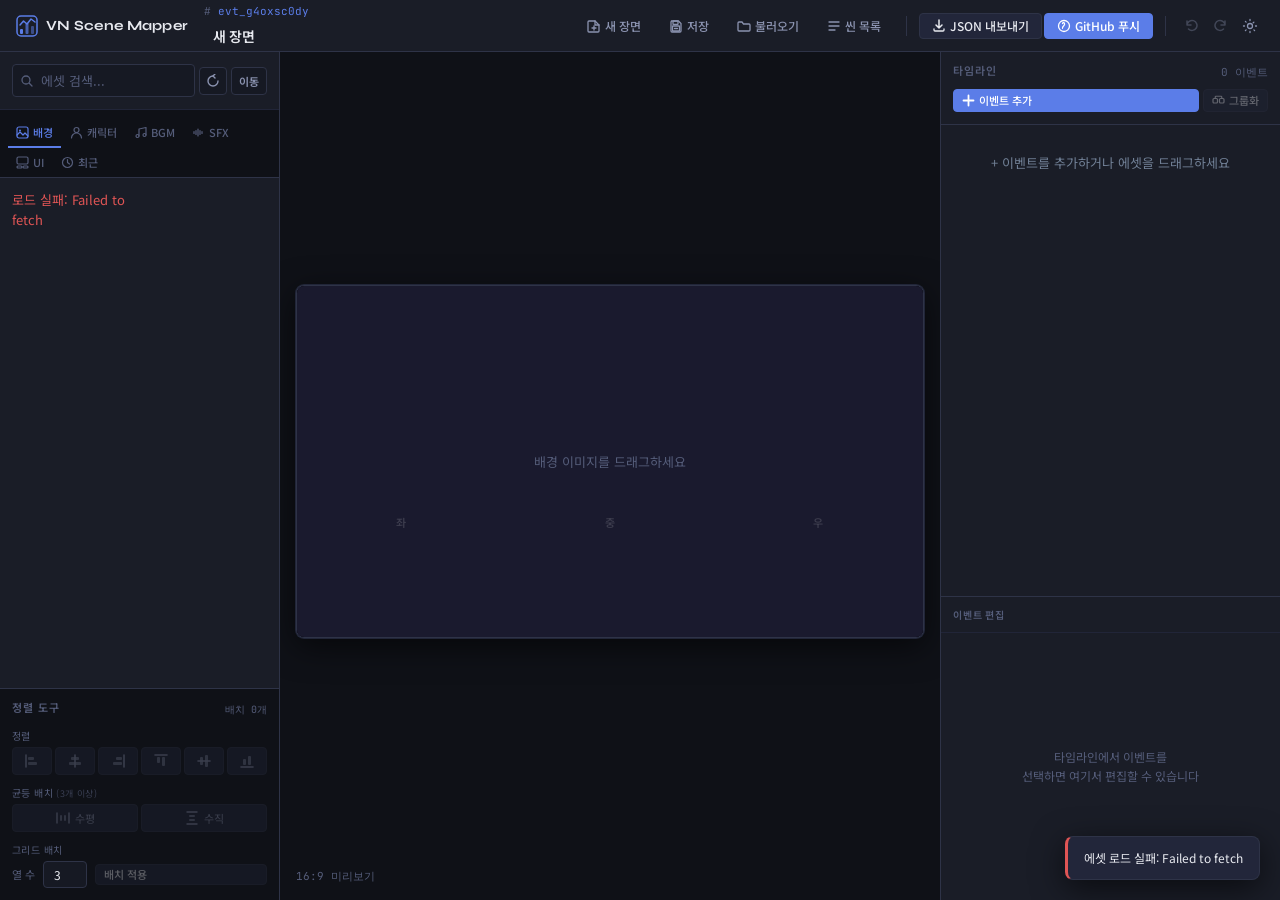
<file: index.html>
<!DOCTYPE html>
<html lang="ko">
<head>
  <meta charset="UTF-8" />
  <meta name="viewport" content="width=device-width, initial-scale=1.0" />
  <title>VN Scene Mapper</title>
  <link rel="stylesheet" href="css/style.css?v=16" />
  <link rel="preconnect" href="https://fonts.googleapis.com" />
  <link rel="preconnect" href="https://fonts.gstatic.com" crossorigin />
  <link href="https://fonts.googleapis.com/css2?family=Syne:wght@400;500;600;700&family=JetBrains+Mono:wght@400;500&family=Noto+Sans+KR:wght@300;400;500;600&display=swap" rel="stylesheet" />
</head>
<body>

  <!-- ═══════════════════════════════════════════
       LOADING OVERLAY
  ═══════════════════════════════════════════ -->
  <div id="loading-overlay" class="loading-overlay" hidden>
    <div class="loading-spinner"></div>
    <p id="loading-message" class="loading-message">불러오는 중...</p>
  </div>

  <!-- ═══════════════════════════════════════════
       TOAST CONTAINER
  ═══════════════════════════════════════════ -->
  <div id="toast-container" class="toast-container" aria-live="polite" aria-atomic="true"></div>

  <!-- ═══════════════════════════════════════════
       SETTINGS MODAL
  ═══════════════════════════════════════════ -->
  <div id="settings-modal" class="modal-overlay" hidden role="dialog" aria-modal="true" aria-labelledby="settings-modal-title">
    <div class="modal-card">
      <div class="modal-header">
        <h2 id="settings-modal-title" class="modal-title">설정</h2>
        <button id="btn-settings-close" class="btn btn-ghost btn-icon" aria-label="닫기">
          <svg width="16" height="16" viewBox="0 0 16 16" fill="none" aria-hidden="true">
            <path d="M2 2L14 14M14 2L2 14" stroke="currentColor" stroke-width="2" stroke-linecap="round"/>
          </svg>
        </button>
      </div>
      <div class="modal-body">
        <div class="form-group">
          <label class="form-label" for="settings-github-token">GitHub 토큰</label>
          <input
            id="settings-github-token"
            class="form-input"
            type="password"
            placeholder="ghp_xxxxxxxxxxxxxxxxxxxx"
            autocomplete="off"
          />
          <p class="form-hint">repo 스코프의 Personal Access Token이 필요합니다.</p>
        </div>
        <div class="form-group">
          <label class="form-label" for="settings-source-repo">소스 저장소 (에셋 원본)</label>
          <input
            id="settings-source-repo"
            class="form-input form-input--mono"
            type="text"
            readonly
            placeholder="owner/repo"
          />
        </div>
        <div class="form-group">
          <label class="form-label" for="settings-target-repo">대상 저장소 (저장 위치)</label>
          <input
            id="settings-target-repo"
            class="form-input form-input--mono"
            type="text"
            placeholder="owner/repo"
          />
        </div>
        <div class="form-group form-group--row">
          <button id="btn-test-token" class="btn btn-secondary">토큰 테스트</button>
          <span id="token-test-result" class="token-test-result"></span>
        </div>
      </div>
      <div class="modal-footer">
        <button id="btn-settings-save" class="btn btn-primary">저장</button>
        <button id="btn-settings-close-footer" class="btn btn-ghost">취소</button>
      </div>
    </div>
  </div>

  <!-- ═══════════════════════════════════════════
       EVENT EDITOR MODAL
  ═══════════════════════════════════════════ -->
  <div id="event-editor-modal" class="modal-overlay" hidden role="dialog" aria-modal="true" aria-labelledby="event-editor-modal-title">
    <div class="modal-card modal-card--wide">
      <div class="modal-header">
        <h2 id="event-editor-modal-title" class="modal-title">이벤트 편집</h2>
        <button id="btn-event-editor-close" class="btn btn-ghost btn-icon" aria-label="닫기">
          <svg width="16" height="16" viewBox="0 0 16 16" fill="none" aria-hidden="true">
            <path d="M2 2L14 14M14 2L2 14" stroke="currentColor" stroke-width="2" stroke-linecap="round"/>
          </svg>
        </button>
      </div>
      <div class="modal-body event-editor-body">
        <!-- Dynamic content injected by JS -->
      </div>
    </div>
  </div>

  <!-- ═══════════════════════════════════════════
       SCENE LIST MODAL
  ═══════════════════════════════════════════ -->
  <div id="scene-list-modal" class="modal-overlay" hidden role="dialog" aria-modal="true" aria-labelledby="scene-list-modal-title">
    <div class="modal-card">
      <div class="modal-header">
        <h2 id="scene-list-modal-title" class="modal-title">씬 목록</h2>
        <button id="btn-scene-list-close" class="btn btn-ghost btn-icon" aria-label="닫기">
          <svg width="16" height="16" viewBox="0 0 16 16" fill="none" aria-hidden="true">
            <path d="M2 2L14 14M14 2L2 14" stroke="currentColor" stroke-width="2" stroke-linecap="round"/>
          </svg>
        </button>
      </div>
      <div id="scene-list-content" class="modal-body" style="min-height:120px;max-height:60vh;overflow-y:auto;">
      </div>
    </div>
  </div>

  <!-- ═══════════════════════════════════════════
       APP WRAPPER
  ═══════════════════════════════════════════ -->
  <div class="app-wrapper">

    <!-- ─── HEADER ──────────────────────────────── -->
    <header class="app-header" role="banner">
      <div class="header-brand">
        <svg class="brand-icon" width="22" height="22" viewBox="0 0 22 22" fill="none" aria-hidden="true">
          <rect x="1" y="1" width="20" height="20" rx="4" stroke="var(--accent)" stroke-width="1.5"/>
          <rect x="4" y="14" width="3" height="5" fill="var(--accent)" rx="1"/>
          <rect x="9.5" y="8" width="3" height="11" fill="var(--accent)" rx="1" opacity="0.7"/>
          <rect x="15" y="11" width="3" height="8" fill="var(--accent)" rx="1" opacity="0.5"/>
          <path d="M4 10L7.5 6L11 9L15 4L19 7" stroke="var(--accent)" stroke-width="1.5" stroke-linecap="round" stroke-linejoin="round"/>
        </svg>
        <span class="brand-name">VN Scene Mapper</span>
      </div>

      <div class="header-scene-title">
        <div class="scene-id-row">
          <span class="scene-id-hash">#</span>
          <input
            id="scene-id-input"
            class="scene-id-input"
            type="text"
            placeholder="scene_001"
            aria-label="씬 ID"
            spellcheck="false"
          />
        </div>
        <input
          id="scene-title-input"
          class="scene-title-input"
          type="text"
          value="새 장면"
          aria-label="장면 제목"
          spellcheck="false"
        />
      </div>

      <nav class="header-toolbar" role="toolbar" aria-label="편집 도구">
        <div class="toolbar-group">
          <button id="btn-new" class="btn btn-ghost" title="새 장면 (Ctrl+N)">
            <svg width="14" height="14" viewBox="0 0 14 14" fill="none" aria-hidden="true">
              <path d="M2 2h6l4 4v6a1 1 0 0 1-1 1H2a1 1 0 0 1-1-1V3a1 1 0 0 1 1-1z" stroke="currentColor" stroke-width="1.3"/>
              <path d="M8 2v4h4" stroke="currentColor" stroke-width="1.3" stroke-linecap="round"/>
              <path d="M7 7v4M5 9h4" stroke="currentColor" stroke-width="1.3" stroke-linecap="round"/>
            </svg>
            새 장면
          </button>
          <button id="btn-save" class="btn btn-ghost" title="저장 (Ctrl+S)">
            <svg width="14" height="14" viewBox="0 0 14 14" fill="none" aria-hidden="true">
              <path d="M2 2h7.5L12 4.5V12a1 1 0 0 1-1 1H3a1 1 0 0 1-1-1V3a1 1 0 0 1 1-1z" stroke="currentColor" stroke-width="1.3"/>
              <rect x="4" y="2" width="5" height="3.5" rx="0.5" stroke="currentColor" stroke-width="1.3"/>
              <rect x="3.5" y="7" width="7" height="5" rx="0.5" stroke="currentColor" stroke-width="1.3"/>
              <path d="M5.5 9.5h3" stroke="currentColor" stroke-width="1.3" stroke-linecap="round"/>
            </svg>
            저장
          </button>
          <label id="btn-load" class="btn btn-ghost" title="불러오기 (Ctrl+O)" role="button" tabindex="0">
            <svg width="14" height="14" viewBox="0 0 14 14" fill="none" aria-hidden="true">
              <path d="M1 4a1 1 0 0 1 1-1h3l1.5 2H12a1 1 0 0 1 1 1v5a1 1 0 0 1-1 1H2a1 1 0 0 1-1-1V4z" stroke="currentColor" stroke-width="1.3"/>
            </svg>
            불러오기
            <input id="file-input" type="file" accept=".json" hidden aria-label="JSON 파일 선택" />
          </label>
          <button id="btn-scene-list" class="btn btn-ghost" title="씬 목록">
            <svg width="14" height="14" viewBox="0 0 14 14" fill="none" aria-hidden="true">
              <path d="M2 3h10M2 7h10M2 11h6" stroke="currentColor" stroke-width="1.3" stroke-linecap="round"/>
            </svg>
            씬 목록
          </button>
        </div>

        <div class="toolbar-divider" role="separator"></div>

        <div class="toolbar-group">
          <button id="btn-export-json" class="btn btn-secondary" title="JSON 내보내기">
            <svg width="14" height="14" viewBox="0 0 14 14" fill="none" aria-hidden="true">
              <path d="M7 1v8M4 6l3 3 3-3" stroke="currentColor" stroke-width="1.5" stroke-linecap="round" stroke-linejoin="round"/>
              <path d="M2 10v1a1 1 0 0 0 1 1h8a1 1 0 0 0 1-1v-1" stroke="currentColor" stroke-width="1.3" stroke-linecap="round"/>
            </svg>
            JSON 내보내기
          </button>
          <button id="btn-push-github" class="btn btn-primary" title="GitHub 푸시">
            <svg width="14" height="14" viewBox="0 0 14 14" fill="none" aria-hidden="true">
              <circle cx="7" cy="7" r="5.5" stroke="currentColor" stroke-width="1.3"/>
              <path d="M5.5 4.5c0-1 1.5-1.5 2 0 .5 1.5-.5 2-1 2.5-.5.5-1 1-1 2" stroke="currentColor" stroke-width="1.3" stroke-linecap="round" fill="none"/>
              <circle cx="5.5" cy="9.5" r="0.5" fill="currentColor"/>
            </svg>
            GitHub 푸시
          </button>
        </div>

        <div class="toolbar-divider" role="separator"></div>

        <div class="toolbar-group">
          <button id="btn-undo" class="btn btn-ghost btn-icon" title="실행 취소 (Ctrl+Z)" disabled aria-label="실행 취소">
            <svg width="15" height="15" viewBox="0 0 15 15" fill="none" aria-hidden="true">
              <path d="M3 7A5 5 0 1 1 4.5 11M3 7V3M3 7H7" stroke="currentColor" stroke-width="1.5" stroke-linecap="round" stroke-linejoin="round"/>
            </svg>
          </button>
          <button id="btn-redo" class="btn btn-ghost btn-icon" title="다시 실행 (Ctrl+Y)" disabled aria-label="다시 실행">
            <svg width="15" height="15" viewBox="0 0 15 15" fill="none" aria-hidden="true">
              <path d="M12 7A5 5 0 1 0 10.5 11M12 7V3M12 7H8" stroke="currentColor" stroke-width="1.5" stroke-linecap="round" stroke-linejoin="round"/>
            </svg>
          </button>
          <button id="btn-settings" class="btn btn-ghost btn-icon" title="설정" aria-label="설정">
            <svg width="16" height="16" viewBox="0 0 16 16" fill="none" aria-hidden="true">
              <circle cx="8" cy="8" r="2.5" stroke="currentColor" stroke-width="1.3"/>
              <path d="M8 1.5v1M8 13.5v1M1.5 8h1M13.5 8h1M3.4 3.4l.7.7M11.9 11.9l.7.7M11.9 4.1l-.7.7M4.1 11.9l-.7.7" stroke="currentColor" stroke-width="1.3" stroke-linecap="round"/>
            </svg>
          </button>
        </div>
      </nav>
    </header>

    <!-- ─── MAIN LAYOUT ──────────────────────────── -->
    <main class="app-main" role="main">

      <!-- ─── ASSET PANEL (LEFT) ───────────────── -->
      <aside id="asset-panel" class="panel panel--left" aria-label="에셋 패널">
        <div class="panel-section panel-section--search">
          <div class="search-wrap">
            <svg class="search-icon" width="14" height="14" viewBox="0 0 14 14" fill="none" aria-hidden="true">
              <circle cx="6" cy="6" r="4" stroke="currentColor" stroke-width="1.3"/>
              <path d="M9.5 9.5L12 12" stroke="currentColor" stroke-width="1.3" stroke-linecap="round"/>
            </svg>
            <input
              id="asset-search"
              class="search-input"
              type="search"
              placeholder="에셋 검색..."
              aria-label="에셋 검색"
            />
            <button id="btn-refresh-assets" class="btn-refresh-assets" title="에셋 최신화" aria-label="에셋 최신화">
              <svg width="14" height="14" viewBox="0 0 14 14" fill="none" aria-hidden="true">
                <path d="M12 7A5 5 0 1 1 7 2" stroke="currentColor" stroke-width="1.4" stroke-linecap="round"/>
                <path d="M7 2l2-2M7 2l2 2" stroke="currentColor" stroke-width="1.4" stroke-linecap="round" stroke-linejoin="round"/>
              </svg>
            </button>
            <button id="btn-reclassify" class="btn-refresh-assets btn-move-assets" title="에셋 이동" aria-label="에셋 이동" style="font-size:11px;font-weight:600;padding:0 6px;min-width:36px;">이동</button>
          </div>
        </div>

        <div class="panel-section panel-section--tabs" role="tablist" aria-label="에셋 카테고리">
          <button id="tab-backgrounds" class="tab-btn tab-btn--active" role="tab" aria-selected="true" aria-controls="asset-grid" data-tab="backgrounds">
            <svg width="13" height="13" viewBox="0 0 13 13" fill="none" aria-hidden="true">
              <rect x="1" y="1" width="11" height="11" rx="2" stroke="currentColor" stroke-width="1.2"/>
              <path d="M1 9l3-3 3 3 2-2 3 3" stroke="currentColor" stroke-width="1.2" stroke-linecap="round" stroke-linejoin="round"/>
              <circle cx="4" cy="4.5" r="1" fill="currentColor"/>
            </svg>
            배경
          </button>
          <button id="tab-characters" class="tab-btn" role="tab" aria-selected="false" aria-controls="asset-grid" data-tab="characters">
            <svg width="13" height="13" viewBox="0 0 13 13" fill="none" aria-hidden="true">
              <circle cx="6.5" cy="4" r="2.5" stroke="currentColor" stroke-width="1.2"/>
              <path d="M1.5 12c0-2.76 2.24-5 5-5s5 2.24 5 5" stroke="currentColor" stroke-width="1.2" stroke-linecap="round"/>
            </svg>
            캐릭터
          </button>
          <button id="tab-bgm" class="tab-btn" role="tab" aria-selected="false" aria-controls="asset-grid" data-tab="bgm">
            <svg width="13" height="13" viewBox="0 0 13 13" fill="none" aria-hidden="true">
              <path d="M5 10V3l7-1.5V9" stroke="currentColor" stroke-width="1.2" stroke-linecap="round" stroke-linejoin="round"/>
              <circle cx="3.5" cy="10" r="1.5" stroke="currentColor" stroke-width="1.2"/>
              <circle cx="10.5" cy="9" r="1.5" stroke="currentColor" stroke-width="1.2"/>
            </svg>
            BGM
          </button>
          <button id="tab-sfx" class="tab-btn" role="tab" aria-selected="false" aria-controls="asset-grid" data-tab="sfx">
            <svg width="13" height="13" viewBox="0 0 13 13" fill="none" aria-hidden="true">
              <path d="M6 3v7M4 4.5v4M2 5.5v2M8 4.5v4M10 5.5v2" stroke="currentColor" stroke-width="1.2" stroke-linecap="round"/>
            </svg>
            SFX
          </button>

          <button id="tab-ui" class="tab-btn" role="tab" aria-selected="false" aria-controls="asset-grid" data-tab="ui">
            <svg width="13" height="13" viewBox="0 0 13 13" fill="none" aria-hidden="true">
              <rect x="1" y="1" width="11" height="7" rx="1.5" stroke="currentColor" stroke-width="1.2"/>
              <rect x="1" y="10" width="5" height="2" rx="1" stroke="currentColor" stroke-width="1.2"/>
              <rect x="7" y="10" width="5" height="2" rx="1" stroke="currentColor" stroke-width="1.2"/>
            </svg>
            UI
          </button>
          <button id="tab-recent" class="tab-btn" role="tab" aria-selected="false" aria-controls="asset-grid" data-tab="recent">
            <svg width="13" height="13" viewBox="0 0 13 13" fill="none" aria-hidden="true">
              <circle cx="6.5" cy="6.5" r="5" stroke="currentColor" stroke-width="1.2"/>
              <path d="M6.5 3.5v3l2 1.5" stroke="currentColor" stroke-width="1.2" stroke-linecap="round" stroke-linejoin="round"/>
            </svg>
            최근
          </button>
        </div>

        <div class="panel-section panel-section--asset-grid">
          <div id="asset-loading" class="asset-loading" hidden aria-label="에셋 불러오는 중">
            <div class="loading-spinner loading-spinner--sm"></div>
            <span>에셋 불러오는 중...</span>
          </div>
          <div id="asset-grid" class="asset-grid" role="list" aria-label="에셋 목록">
            <!-- Asset cards injected by JS -->
            <div class="asset-grid-empty">
              <svg width="32" height="32" viewBox="0 0 32 32" fill="none" aria-hidden="true">
                <rect x="4" y="4" width="24" height="24" rx="4" stroke="currentColor" stroke-width="1.5" opacity="0.3"/>
                <path d="M12 16h8M16 12v8" stroke="currentColor" stroke-width="1.5" stroke-linecap="round" opacity="0.5"/>
              </svg>
              <p>에셋을 불러오려면<br/>GitHub 저장소를 설정하세요</p>
              <button class="btn btn-secondary btn-sm" id="btn-load-assets">에셋 불러오기</button>
            </div>
          </div>
        </div>

      <!-- ─── ALIGNMENT PANEL ──────────────────── -->
      <div id="align-panel" class="panel-section panel-section--align" aria-label="정렬 도구">
        <div class="align-panel-header">
          <span class="panel-title">정렬 도구</span>
          <span id="align-target-count" class="align-count">배치 0개</span>
        </div>

        <!-- 정렬 (Align) -->
        <div class="align-group">
          <span class="align-group-label">정렬</span>
          <div class="align-btn-row">
            <button class="btn-align" data-action="align_left" title="왼쪽 정렬">
              <svg width="16" height="16" viewBox="0 0 16 16" fill="none" aria-hidden="true">
                <line x1="2" y1="2" x2="2" y2="14" stroke="currentColor" stroke-width="1.6" stroke-linecap="round"/>
                <rect x="4" y="4" width="6" height="3" rx="1" fill="currentColor" opacity=".7"/>
                <rect x="4" y="9" width="9" height="3" rx="1" fill="currentColor" opacity=".7"/>
              </svg>
            </button>
            <button class="btn-align" data-action="align_center_horizontal" title="수평 가운데 정렬">
              <svg width="16" height="16" viewBox="0 0 16 16" fill="none" aria-hidden="true">
                <line x1="8" y1="2" x2="8" y2="14" stroke="currentColor" stroke-width="1.6" stroke-linecap="round"/>
                <rect x="4" y="4" width="8" height="3" rx="1" fill="currentColor" opacity=".7"/>
                <rect x="2" y="9" width="12" height="3" rx="1" fill="currentColor" opacity=".7"/>
              </svg>
            </button>
            <button class="btn-align" data-action="align_right" title="오른쪽 정렬">
              <svg width="16" height="16" viewBox="0 0 16 16" fill="none" aria-hidden="true">
                <line x1="14" y1="2" x2="14" y2="14" stroke="currentColor" stroke-width="1.6" stroke-linecap="round"/>
                <rect x="6" y="4" width="6" height="3" rx="1" fill="currentColor" opacity=".7"/>
                <rect x="3" y="9" width="9" height="3" rx="1" fill="currentColor" opacity=".7"/>
              </svg>
            </button>
            <button class="btn-align" data-action="align_top" title="위쪽 정렬">
              <svg width="16" height="16" viewBox="0 0 16 16" fill="none" aria-hidden="true">
                <line x1="2" y1="2" x2="14" y2="2" stroke="currentColor" stroke-width="1.6" stroke-linecap="round"/>
                <rect x="4" y="4" width="3" height="6" rx="1" fill="currentColor" opacity=".7"/>
                <rect x="9" y="4" width="3" height="9" rx="1" fill="currentColor" opacity=".7"/>
              </svg>
            </button>
            <button class="btn-align" data-action="align_middle_vertical" title="수직 가운데 정렬">
              <svg width="16" height="16" viewBox="0 0 16 16" fill="none" aria-hidden="true">
                <line x1="2" y1="8" x2="14" y2="8" stroke="currentColor" stroke-width="1.6" stroke-linecap="round"/>
                <rect x="4" y="4" width="3" height="8" rx="1" fill="currentColor" opacity=".7"/>
                <rect x="9" y="2" width="3" height="12" rx="1" fill="currentColor" opacity=".7"/>
              </svg>
            </button>
            <button class="btn-align" data-action="align_bottom" title="아래쪽 정렬">
              <svg width="16" height="16" viewBox="0 0 16 16" fill="none" aria-hidden="true">
                <line x1="2" y1="14" x2="14" y2="14" stroke="currentColor" stroke-width="1.6" stroke-linecap="round"/>
                <rect x="4" y="6" width="3" height="6" rx="1" fill="currentColor" opacity=".7"/>
                <rect x="9" y="3" width="3" height="9" rx="1" fill="currentColor" opacity=".7"/>
              </svg>
            </button>
          </div>
        </div>

        <!-- 균등 배치 (Distribute) -->
        <div class="align-group">
          <span class="align-group-label">균등 배치 <span class="align-group-hint">(3개 이상)</span></span>
          <div class="align-btn-row">
            <button class="btn-align btn-align--labeled" data-action="distribute_horizontal" title="수평 균등 배치">
              <svg width="14" height="14" viewBox="0 0 14 14" fill="none" aria-hidden="true">
                <line x1="1" y1="2" x2="1" y2="12" stroke="currentColor" stroke-width="1.4" stroke-linecap="round"/>
                <line x1="13" y1="2" x2="13" y2="12" stroke="currentColor" stroke-width="1.4" stroke-linecap="round"/>
                <rect x="4" y="4" width="2" height="6" rx="1" fill="currentColor" opacity=".7"/>
                <rect x="8" y="4" width="2" height="6" rx="1" fill="currentColor" opacity=".7"/>
              </svg>
              수평
            </button>
            <button class="btn-align btn-align--labeled" data-action="distribute_vertical" title="수직 균등 배치">
              <svg width="14" height="14" viewBox="0 0 14 14" fill="none" aria-hidden="true">
                <line x1="2" y1="1" x2="12" y2="1" stroke="currentColor" stroke-width="1.4" stroke-linecap="round"/>
                <line x1="2" y1="13" x2="12" y2="13" stroke="currentColor" stroke-width="1.4" stroke-linecap="round"/>
                <rect x="4" y="4" width="6" height="2" rx="1" fill="currentColor" opacity=".7"/>
                <rect x="4" y="8" width="6" height="2" rx="1" fill="currentColor" opacity=".7"/>
              </svg>
              수직
            </button>
          </div>
        </div>

        <!-- 그리드 배치 (Grid) -->
        <div class="align-group align-group--last">
          <span class="align-group-label">그리드 배치</span>
          <div class="align-grid-row">
            <span class="align-grid-label">열 수</span>
            <input id="align-grid-cols" class="align-grid-input" type="number" min="1" max="10" value="3" aria-label="열 수" />
            <button id="btn-align-grid" class="btn btn-secondary btn-sm" style="flex:1;">배치 적용</button>
          </div>
        </div>
      </div>
      </aside>

      <!-- ─── PREVIEW PANEL (CENTER) ──────────────── -->
      <section class="panel panel--center" aria-label="장면 미리보기">
        <div class="preview-wrapper">
          <div id="preview-container" class="preview-container" role="img" aria-label="장면 미리보기">

            <!-- Drop hint overlay -->
            <div id="drop-hint" class="drop-hint" aria-hidden="true">
              <svg width="36" height="36" viewBox="0 0 36 36" fill="none">
                <rect x="2" y="2" width="32" height="32" rx="6" stroke="currentColor" stroke-width="2" stroke-dasharray="6 3"/>
                <path d="M18 10v16M10 18h16" stroke="currentColor" stroke-width="2" stroke-linecap="round"/>
              </svg>
              <span>여기에 드롭하세요</span>
            </div>

            <!-- Background layer -->
            <div id="preview-background" class="preview-background" data-empty aria-label="배경">
              배경 이미지를 드래그하세요
            </div>

            <!-- Free-placement layer -->
            <div id="preview-placed-items" class="preview-placed-items" aria-label="자유 배치 레이어"></div>

            <!-- Character layer -->
            <div id="preview-characters" class="preview-characters" aria-label="캐릭터">
              <div id="char-left" class="char-slot char-slot--left" data-empty role="button" tabindex="0" aria-label="왼쪽 캐릭터 슬롯">
                <span class="char-slot-placeholder">좌</span>
              </div>
              <div id="char-center" class="char-slot char-slot--center" data-empty role="button" tabindex="0" aria-label="가운데 캐릭터 슬롯">
                <span class="char-slot-placeholder">중</span>
              </div>
              <div id="char-right" class="char-slot char-slot--right" data-empty role="button" tabindex="0" aria-label="오른쪽 캐릭터 슬롯">
                <span class="char-slot-placeholder">우</span>
              </div>
            </div>

            <!-- Dialogue box -->
            <div id="preview-dialogue-box" class="preview-dialogue-box" style="display:none" aria-live="polite">
              <div class="dialogue-inner">
                <div id="preview-speaker-name" class="preview-speaker-name"></div>
                <p id="preview-dialogue-text" class="preview-dialogue-text"></p>
                <div id="preview-choices" class="preview-choices" style="display:none"></div>
              </div>
            </div>

          </div>
        </div>

        <!-- Preview meta bar -->
        <div class="preview-meta-bar">
          <span class="preview-meta-label">16:9 미리보기</span>
          <span class="preview-meta-scene" id="preview-meta-scene-id"></span>
        </div>
      </section>

      <!-- ─── TIMELINE PANEL (RIGHT) ──────────────── -->
      <aside id="timeline-panel" class="panel panel--right" aria-label="타임라인 패널">

        <!-- Timeline header -->
        <div class="timeline-header">
          <div class="timeline-title-row">
            <h2 class="panel-title">타임라인</h2>
            <span id="timeline-event-count" class="timeline-count">0 이벤트</span>
          </div>
          <div class="timeline-action-row">
            <button id="btn-timeline-add" class="btn btn-primary btn-sm" style="flex:1;" aria-label="이벤트 추가">
              <svg width="13" height="13" viewBox="0 0 13 13" fill="none" aria-hidden="true">
                <path d="M6.5 1.5v10M1.5 6.5h10" stroke="currentColor" stroke-width="1.8" stroke-linecap="round"/>
              </svg>
              이벤트 추가
            </button>
            <button id="btn-group-selected" class="btn btn-secondary btn-sm" disabled
              title="Ctrl+클릭으로 2개 이상 선택 후 그룹화" aria-label="선택 항목 그룹화">
              <svg width="13" height="13" viewBox="0 0 13 13" fill="none" aria-hidden="true">
                <rect x="1" y="4.5" width="4.5" height="4.5" rx="1" stroke="currentColor" stroke-width="1.2"/>
                <rect x="7.5" y="4.5" width="4.5" height="4.5" rx="1" stroke="currentColor" stroke-width="1.2"/>
                <path d="M3.25 4.5V3A.75.75 0 0 1 4 2.25h5A.75.75 0 0 1 9.75 3v1.5" stroke="currentColor" stroke-width="1.2" stroke-linecap="round"/>
              </svg>
              그룹화
            </button>
          </div>
        </div>

        <!-- Timeline list -->
        <div class="timeline-list-wrap">
          <ol id="timeline-list" class="timeline-list" aria-label="이벤트 목록">
            <!-- Timeline event items injected by JS -->
            <li class="timeline-empty" id="timeline-empty-state">
              <svg width="28" height="28" viewBox="0 0 28 28" fill="none" aria-hidden="true">
                <rect x="3" y="3" width="22" height="22" rx="4" stroke="currentColor" stroke-width="1.3" opacity="0.3"/>
                <path d="M14 9v10M9 14h10" stroke="currentColor" stroke-width="1.5" stroke-linecap="round" opacity="0.4"/>
              </svg>
              <p>이벤트가 없습니다<br/><small>위 버튼으로 추가하세요</small></p>
            </li>
          </ol>
        </div>

        <!-- Event editor section -->
        <div id="event-editor-section" class="event-editor-section">
          <div class="event-editor-header">
            <h3 class="panel-title panel-title--sm">이벤트 편집</h3>
          </div>
          <div id="event-editor-content" class="event-editor-content">
            <div class="event-editor-placeholder">
              <p>타임라인에서 이벤트를<br/>선택하면 여기서 편집할 수 있습니다</p>
            </div>
          </div>
        </div>

      </aside>

    </main><!-- /.app-main -->

    <!-- Mobile panel toggle bar (shown at narrow viewports) -->
    <div class="mobile-panel-bar" role="toolbar" aria-label="패널 전환">
      <button class="mobile-tab-btn mobile-tab-btn--active" data-panel="assets">에셋</button>
      <button class="mobile-tab-btn" data-panel="preview">미리보기</button>
      <button class="mobile-tab-btn" data-panel="timeline">타임라인</button>
    </div>

  </div><!-- /.app-wrapper -->

  <!-- ─── SCRIPTS ──────────────────────────────── -->
  <script src="js/alignment.js?v=1"></script>
  <script src="js/alignment-panel.js?v=1"></script>
  <script src="js/utils.js?v=16"></script>
  <script src="js/state.js?v=16"></script>
  <script src="js/github-api.js?v=16"></script>
  <script src="js/asset-manager.js?v=16"></script>
  <script src="js/preview.js?v=16"></script>
  <script src="js/timeline-groups.js?v=1"></script>
  <script src="js/timeline.js?v=17"></script>
  <script src="js/exporter.js?v=16"></script>
  <script src="js/app.js?v=16"></script>

  <datalist id="scene-id-datalist"></datalist>
</body>
</html>
</file>
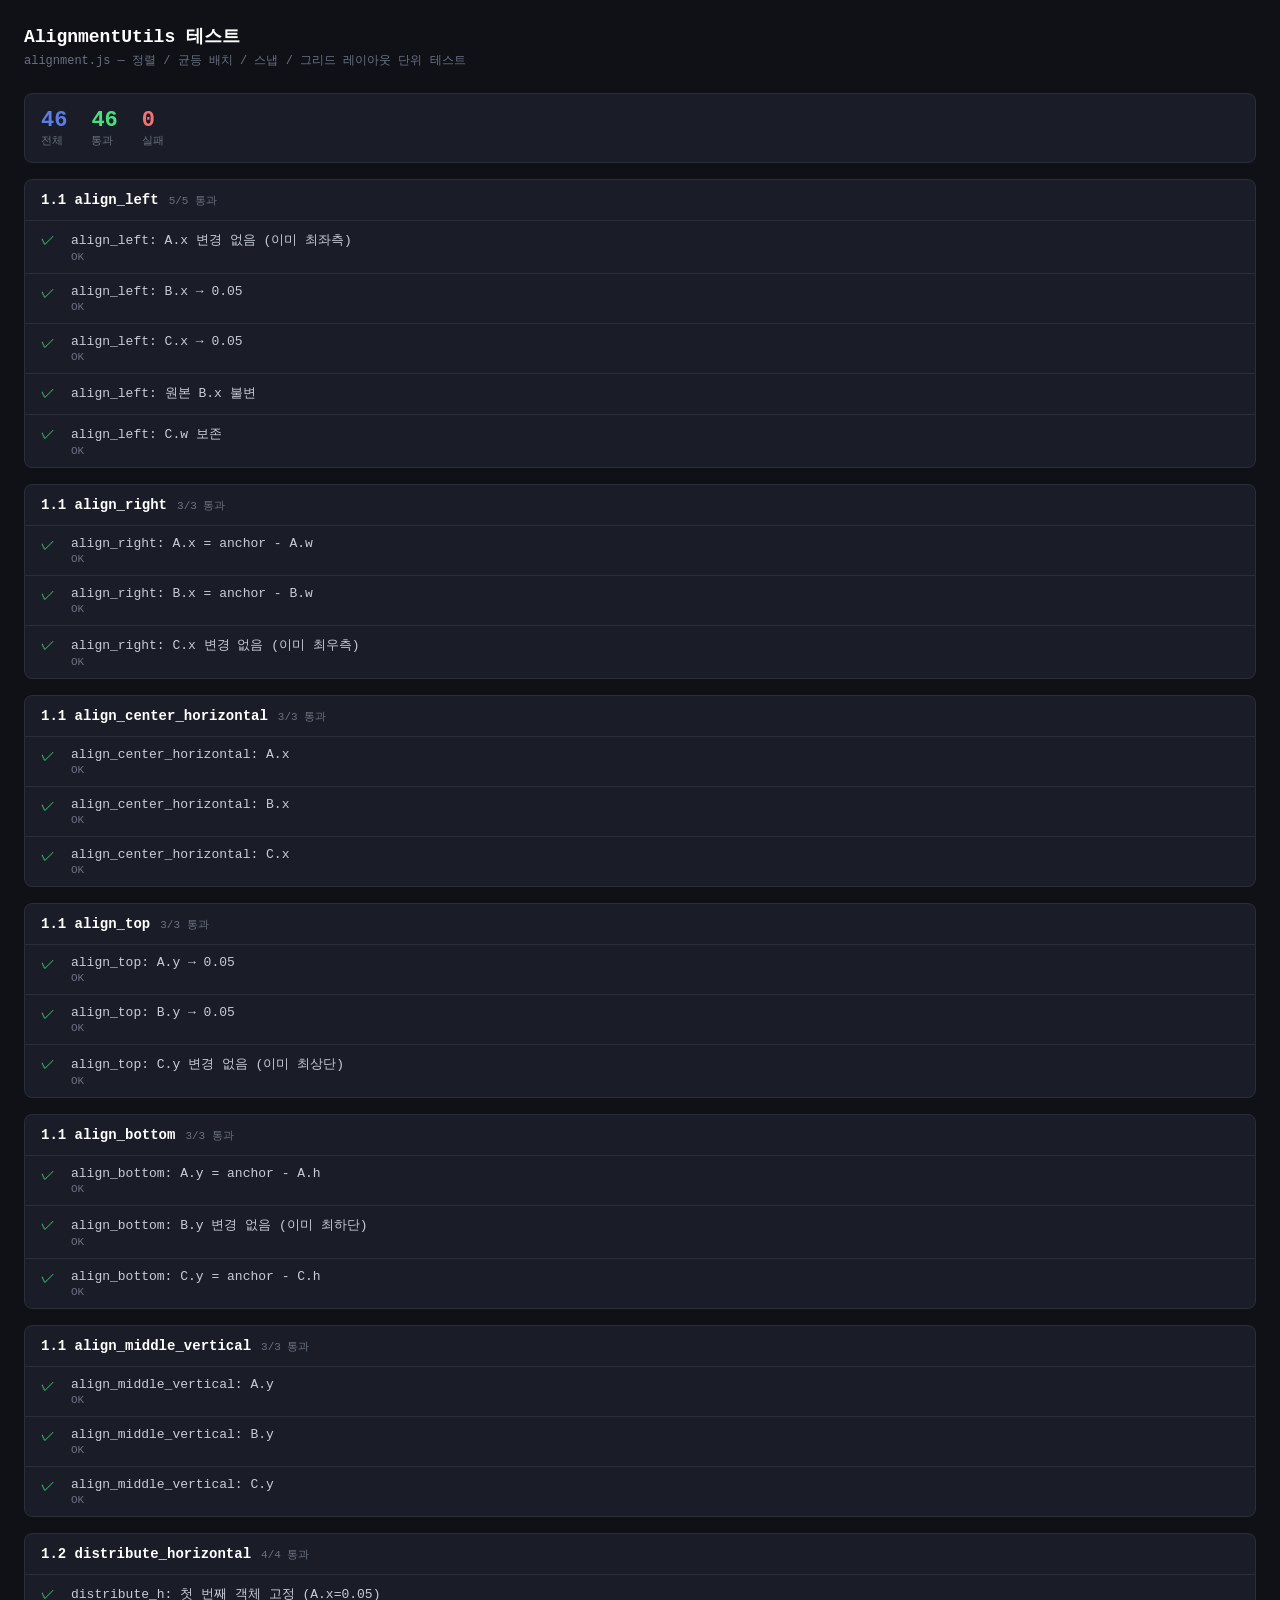
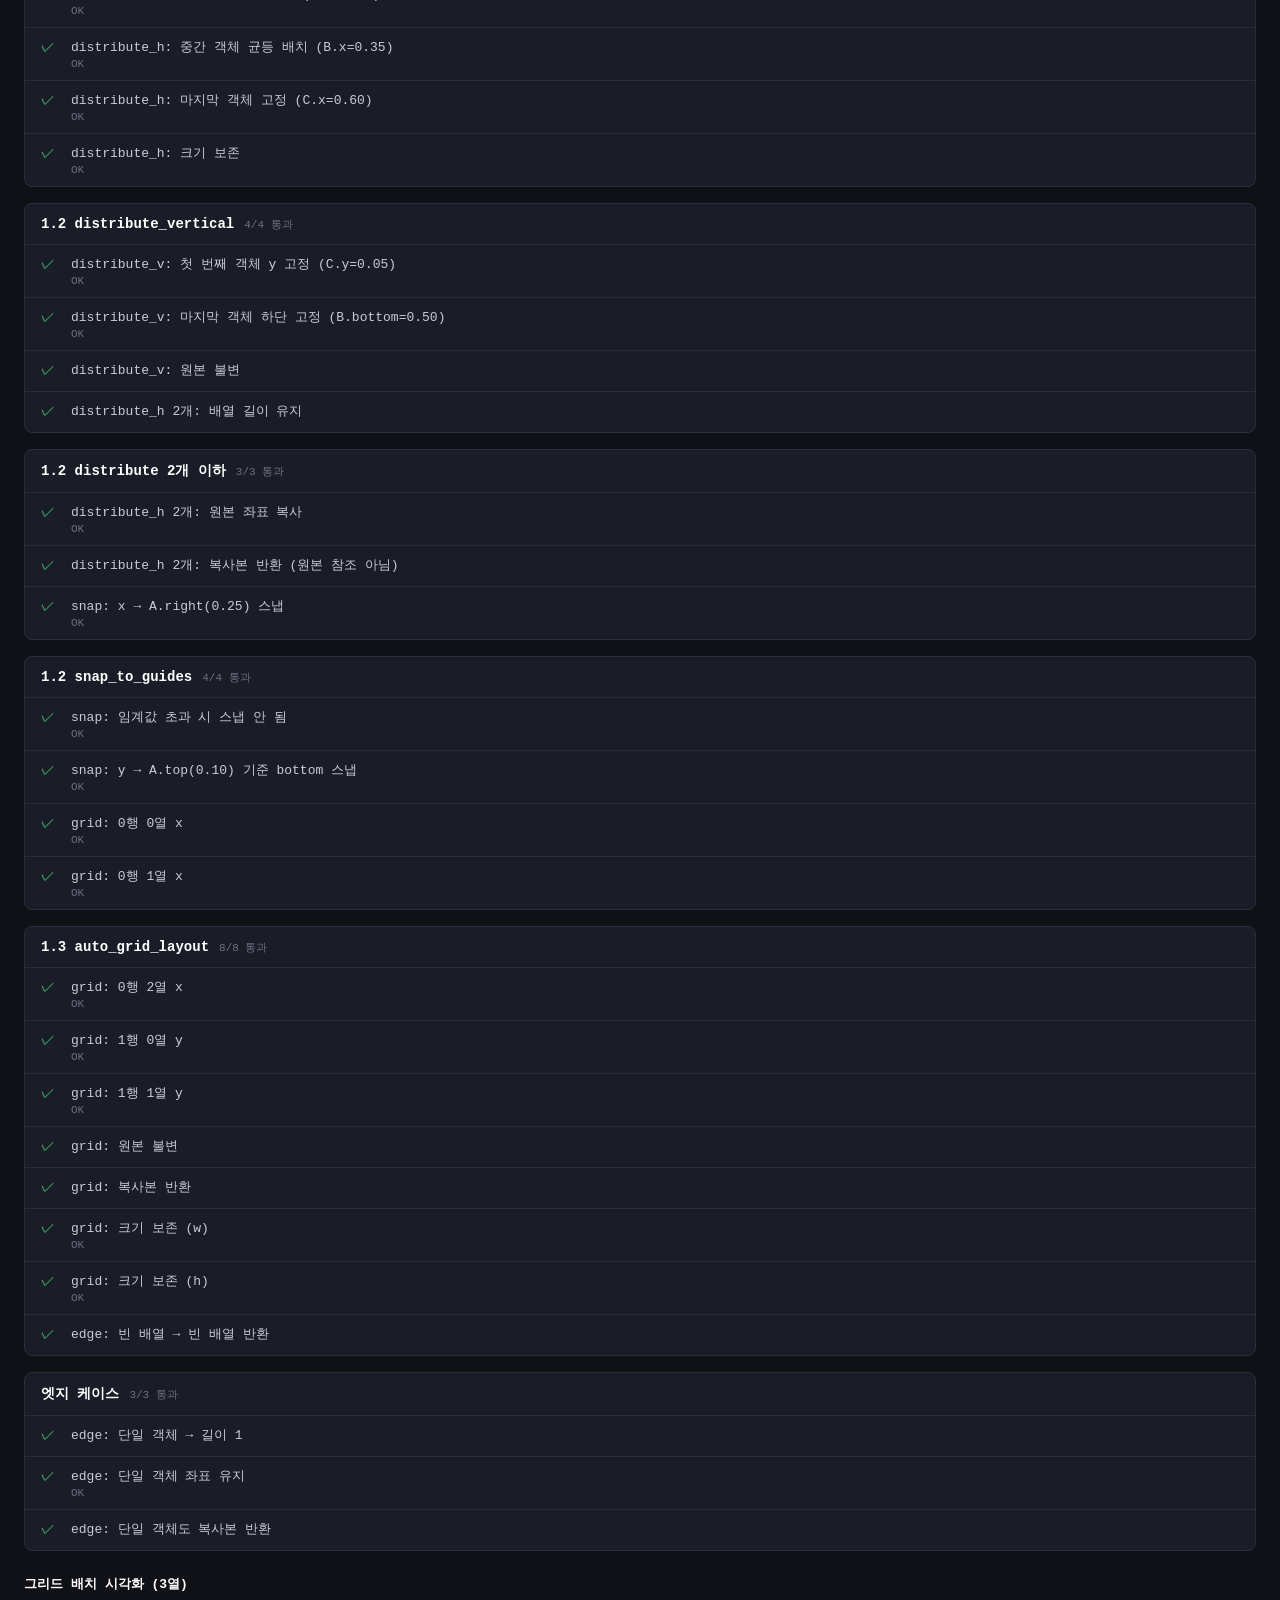
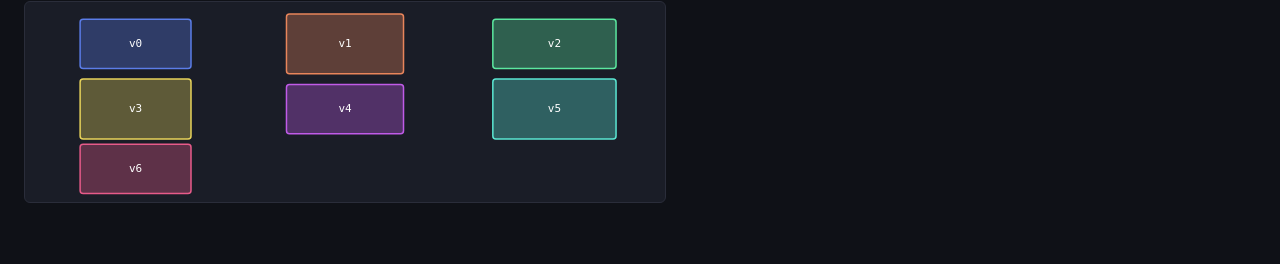
<file: test-alignment.html>
<!DOCTYPE html>
<html lang="ko">
<head>
  <meta charset="UTF-8" />
  <meta name="viewport" content="width=device-width, initial-scale=1.0" />
  <title>AlignmentUtils 테스트</title>
  <style>
    :root {
      --bg: #0f1117;
      --panel: #1a1d27;
      --border: #2a2d3a;
      --text: #c8ccd8;
      --text-dim: #6b7080;
      --pass: #4ade80;
      --fail: #f87171;
      --accent: #5b7de8;
      --warn: #fbbf24;
    }
    * { box-sizing: border-box; margin: 0; padding: 0; }
    body { background: var(--bg); color: var(--text); font-family: 'JetBrains Mono', monospace; font-size: 13px; padding: 24px; }
    h1 { font-size: 18px; font-weight: 600; margin-bottom: 4px; color: #fff; }
    .subtitle { color: var(--text-dim); margin-bottom: 24px; font-size: 12px; }
    .suite { background: var(--panel); border: 1px solid var(--border); border-radius: 8px; margin-bottom: 16px; overflow: hidden; }
    .suite-header { padding: 12px 16px; border-bottom: 1px solid var(--border); display: flex; align-items: center; gap: 10px; }
    .suite-name { font-weight: 600; color: #fff; font-size: 14px; }
    .suite-count { font-size: 11px; color: var(--text-dim); }
    .test-row { padding: 10px 16px; border-bottom: 1px solid var(--border); display: grid; grid-template-columns: 20px 1fr; gap: 10px; align-items: start; }
    .test-row:last-child { border-bottom: none; }
    .icon { font-size: 14px; line-height: 1.4; }
    .pass .icon::before { content: '✓'; color: var(--pass); }
    .fail .icon::before { content: '✗'; color: var(--fail); }
    .test-name { font-weight: 500; color: var(--text); margin-bottom: 2px; }
    .test-detail { font-size: 11px; color: var(--text-dim); white-space: pre-wrap; }
    .fail .test-detail { color: var(--fail); }
    .summary { background: var(--panel); border: 1px solid var(--border); border-radius: 8px; padding: 14px 16px; margin-bottom: 16px; display: flex; gap: 24px; align-items: center; }
    .summary-item span { display: block; font-size: 11px; color: var(--text-dim); }
    .summary-item strong { font-size: 22px; font-weight: 700; }
    .summary-item.pass strong { color: var(--pass); }
    .summary-item.fail strong { color: var(--fail); }
    .summary-item.total strong { color: var(--accent); }
    .canvas-wrap { margin-top: 24px; }
    .canvas-title { font-size: 13px; font-weight: 600; color: #fff; margin-bottom: 8px; }
    canvas { background: #1a1d27; border: 1px solid var(--border); border-radius: 6px; display: block; }
  </style>
</head>
<body>

<h1>AlignmentUtils 테스트</h1>
<p class="subtitle">alignment.js — 정렬 / 균등 배치 / 스냅 / 그리드 레이아웃 단위 테스트</p>

<div id="summary" class="summary">
  <div class="summary-item total"><strong id="total">0</strong><span>전체</span></div>
  <div class="summary-item pass"><strong id="passed">0</strong><span>통과</span></div>
  <div class="summary-item fail"><strong id="failed">0</strong><span>실패</span></div>
</div>

<div id="output"></div>

<div class="canvas-wrap">
  <div class="canvas-title">그리드 배치 시각화 (3열)</div>
  <canvas id="vis" width="640" height="200"></canvas>
</div>

<script src="js/alignment.js"></script>
<script>
(function () {
  'use strict';

  // ─── 테스트 러너 ─────────────────────────────────────────────────

  var results = [];

  function assert(condition, name, detail) {
    results.push({ pass: !!condition, name: name, detail: detail || '' });
  }

  function assertClose(a, b, name, eps) {
    eps = eps || 1e-9;
    var ok = Math.abs(a - b) < eps;
    assert(ok, name, ok ? 'OK' : ('expected ' + b.toFixed(6) + ' got ' + a.toFixed(6)));
  }

  // ─── 샘플 객체 팩토리 ────────────────────────────────────────────

  function makeObj(id, x, y, w, h) {
    return { id: id, rect: { x: x, y: y, w: w, h: h } };
  }

  // ─── 테스트 데이터 ───────────────────────────────────────────────

  var A = makeObj('A', 0.05, 0.10, 0.20, 0.30);  // left=0.05, right=0.25, top=0.10, bottom=0.40
  var B = makeObj('B', 0.30, 0.30, 0.15, 0.20);  // left=0.30, right=0.45, top=0.30, bottom=0.50
  var C = makeObj('C', 0.60, 0.05, 0.25, 0.40);  // left=0.60, right=0.85, top=0.05, bottom=0.45
  var objects = [A, B, C];

  var AU = window.AlignmentUtils;

  // ─── Suite 1: align_left ────────────────────────────────────────
  var suite1 = (function () {
    var res = AU.align_left(objects);
    assertClose(res[0].rect.x, 0.05, 'align_left: A.x 변경 없음 (이미 최좌측)');
    assertClose(res[1].rect.x, 0.05, 'align_left: B.x → 0.05');
    assertClose(res[2].rect.x, 0.05, 'align_left: C.x → 0.05');
    // 원본 불변 확인
    assert(objects[1].rect.x === 0.30, 'align_left: 원본 B.x 불변');
    // 크기 보존
    assertClose(res[2].rect.w, C.rect.w, 'align_left: C.w 보존');
    return '1.1 align_left';
  })();

  // ─── Suite 2: align_right ───────────────────────────────────────
  (function () {
    var res = AU.align_right(objects);
    var anchor = 0.85; // C.right = max right
    assertClose(res[0].rect.x, anchor - A.rect.w, 'align_right: A.x = anchor - A.w');
    assertClose(res[1].rect.x, anchor - B.rect.w, 'align_right: B.x = anchor - B.w');
    assertClose(res[2].rect.x, anchor - C.rect.w, 'align_right: C.x 변경 없음 (이미 최우측)');
  })();

  // ─── Suite 3: align_center_horizontal ──────────────────────────
  (function () {
    // union: left=0.05, right=0.85 → centerX = 0.45
    var res = AU.align_center_horizontal(objects);
    var cxAnchor = (0.05 + 0.85) / 2; // 0.45
    assertClose(res[0].rect.x, cxAnchor - A.rect.w / 2, 'align_center_horizontal: A.x');
    assertClose(res[1].rect.x, cxAnchor - B.rect.w / 2, 'align_center_horizontal: B.x');
    assertClose(res[2].rect.x, cxAnchor - C.rect.w / 2, 'align_center_horizontal: C.x');
  })();

  // ─── Suite 4: align_top ─────────────────────────────────────────
  (function () {
    var res = AU.align_top(objects);
    var anchor = 0.05; // C.top = min top
    assertClose(res[0].rect.y, anchor, 'align_top: A.y → 0.05');
    assertClose(res[1].rect.y, anchor, 'align_top: B.y → 0.05');
    assertClose(res[2].rect.y, anchor, 'align_top: C.y 변경 없음 (이미 최상단)');
  })();

  // ─── Suite 5: align_bottom ──────────────────────────────────────
  (function () {
    var res = AU.align_bottom(objects);
    // bottoms: A=0.40, B=0.50, C=0.45 → max=0.50 (B)
    var anchor = 0.50;
    assertClose(res[0].rect.y, anchor - A.rect.h, 'align_bottom: A.y = anchor - A.h');
    assertClose(res[1].rect.y, anchor - B.rect.h, 'align_bottom: B.y 변경 없음 (이미 최하단)');
    assertClose(res[2].rect.y, anchor - C.rect.h, 'align_bottom: C.y = anchor - C.h');
  })();

  // ─── Suite 6: align_middle_vertical ────────────────────────────
  (function () {
    var res = AU.align_middle_vertical(objects);
    // union: top=0.05, bottom=0.50 → centerY = 0.275
    var cyAnchor = (0.05 + 0.50) / 2;
    assertClose(res[0].rect.y, cyAnchor - A.rect.h / 2, 'align_middle_vertical: A.y');
    assertClose(res[1].rect.y, cyAnchor - B.rect.h / 2, 'align_middle_vertical: B.y');
    assertClose(res[2].rect.y, cyAnchor - C.rect.h / 2, 'align_middle_vertical: C.y');
  })();

  // ─── Suite 7: distribute_horizontal ────────────────────────────
  (function () {
    var res = AU.distribute_horizontal(objects);
    // sorted by x: A(0.05), B(0.30), C(0.60)
    // totalSpan = C.right - A.left = 0.85 - 0.05 = 0.80
    // totalW = 0.20 + 0.15 + 0.25 = 0.60
    // gap = (0.80 - 0.60) / 2 = 0.10
    // A→0.05, B→0.05+0.20+0.10=0.35, C→0.35+0.15+0.10=0.60
    var sorted = res.slice().sort(function(a,b){ return a.rect.x - b.rect.x; });
    assertClose(sorted[0].rect.x, 0.05, 'distribute_h: 첫 번째 객체 고정 (A.x=0.05)');
    assertClose(sorted[1].rect.x, 0.35, 'distribute_h: 중간 객체 균등 배치 (B.x=0.35)');
    assertClose(sorted[2].rect.x, 0.60, 'distribute_h: 마지막 객체 고정 (C.x=0.60)');
    // 크기 보존
    assertClose(sorted[0].rect.w, A.rect.w, 'distribute_h: 크기 보존');
  })();

  // ─── Suite 8: distribute_vertical ──────────────────────────────
  (function () {
    var res = AU.distribute_vertical(objects);
    // sorted by y: C(0.05), A(0.10), B(0.30)
    // totalSpan = B.bottom - C.top = 0.50 - 0.05 = 0.45
    // totalH = 0.40 + 0.30 + 0.20 = 0.90  → gap = (0.45-0.90)/2 = -0.225 (객체가 겹침 → 음수 gap)
    // 음수 gap도 수식상 올바르게 동작해야 합니다
    var sorted = res.slice().sort(function(a,b){ return a.rect.y - b.rect.y; });
    // 첫/마지막 y값 고정 확인
    assertClose(sorted[0].rect.y, 0.05, 'distribute_v: 첫 번째 객체 y 고정 (C.y=0.05)');
    assertClose(sorted[sorted.length-1].rect.y + sorted[sorted.length-1].rect.h, 0.50,
      'distribute_v: 마지막 객체 하단 고정 (B.bottom=0.50)');
    assert(objects[0].rect.y === 0.10, 'distribute_v: 원본 불변');
  })();

  // ─── Suite 9: distribute - 2개 이하 ────────────────────────────
  (function () {
    var two = [A, B];
    var res = AU.distribute_horizontal(two);
    assert(res.length === 2, 'distribute_h 2개: 배열 길이 유지');
    assertClose(res[0].rect.x, A.rect.x, 'distribute_h 2개: 원본 좌표 복사');
    assert(res[0] !== A, 'distribute_h 2개: 복사본 반환 (원본 참조 아님)');
  })();

  // ─── Suite 10: snap_to_guides ───────────────────────────────────
  (function () {
    // 캔버스 800×450, SNAP=8px → normX=0.01, normY=0.0177...
    var guides = AU.computeGuides([A]);
    // A.left=0.05, A.centerX=0.15, A.right=0.25

    // 왼쪽 가장자리가 A.right(0.25)에서 normX 이내로 근접 → 스냅되어야 함
    var r1 = { x: 0.255, y: 0.5, w: 0.1, h: 0.1 }; // 0.255 vs guide 0.25, diff=0.005 < 0.01
    var snapped1 = AU.snap_to_guides(r1, guides, 800, 450);
    assertClose(snapped1.x, 0.25, 'snap: x → A.right(0.25) 스냅');

    // 임계값 밖 → 스냅 안 됨
    var r2 = { x: 0.35, y: 0.5, w: 0.1, h: 0.1 }; // diff=0.10 >> 0.01
    var snapped2 = AU.snap_to_guides(r2, guides, 800, 450);
    assertClose(snapped2.x, 0.35, 'snap: 임계값 초과 시 스냅 안 됨');

    // y 스냅: A.top=0.10에 rect.bottom이 근접 → 스냅
    var r3 = { x: 0.5, y: 0.081, w: 0.1, h: 0.02 }; // bottom=0.101, A.top=0.10, diff=0.001
    var snapped3 = AU.snap_to_guides(r3, guides, 800, 450);
    // bottom snap → y = A.top - h = 0.10 - 0.02 = 0.08
    assertClose(snapped3.y, 0.10 - 0.02, 'snap: y → A.top(0.10) 기준 bottom 스냅');
  })();

  // ─── Suite 11: auto_grid_layout ─────────────────────────────────
  (function () {
    // 6개 객체, 3열, containerWidth=1.0, paddingX/Y=0.01
    var items = [
      makeObj('g0', 0,0, 0.2, 0.2), makeObj('g1', 0,0, 0.2, 0.2), makeObj('g2', 0,0, 0.2, 0.2),
      makeObj('g3', 0,0, 0.2, 0.2), makeObj('g4', 0,0, 0.2, 0.2), makeObj('g5', 0,0, 0.2, 0.2),
    ];
    var res = AU.auto_grid_layout(items, 1.0, 3, { paddingX: 0.01, paddingY: 0.01 });

    // cellW = (1.0 - 0.01*2) / 3 = 0.98/3 ≈ 0.3267
    var cellW = (1.0 - 0.01 * 2) / 3;

    // 행 0
    assertClose(res[0].rect.x, 0 + (cellW - 0.2) / 2, 'grid: 0행 0열 x');
    assertClose(res[1].rect.x, (cellW + 0.01) + (cellW - 0.2) / 2, 'grid: 0행 1열 x');
    assertClose(res[2].rect.x, 2 * (cellW + 0.01) + (cellW - 0.2) / 2, 'grid: 0행 2열 x');

    // 행 1: y = 0 + rowH + paddingY = 0.20 + 0.01 = 0.21 (행 높이는 max(0.2)=0.2)
    var row1Y = 0.20 + 0.01;
    assertClose(res[3].rect.y, row1Y + (0.20 - 0.20) / 2, 'grid: 1행 0열 y');
    assertClose(res[4].rect.y, row1Y + (0.20 - 0.20) / 2, 'grid: 1행 1열 y');

    // 원본 불변
    assert(items[0].rect.x === 0, 'grid: 원본 불변');
    assert(res[0] !== items[0], 'grid: 복사본 반환');

    // 크기 보존
    assertClose(res[5].rect.w, 0.2, 'grid: 크기 보존 (w)');
    assertClose(res[5].rect.h, 0.2, 'grid: 크기 보존 (h)');
  })();

  // ─── Suite 12: 빈 배열 / 단일 객체 엣지 케이스 ─────────────────
  (function () {
    assert(AU.align_left([]).length === 0, 'edge: 빈 배열 → 빈 배열 반환');
    var single = [makeObj('s', 0.1, 0.2, 0.3, 0.4)];
    var res = AU.align_left(single);
    assert(res.length === 1, 'edge: 단일 객체 → 길이 1');
    assertClose(res[0].rect.x, 0.1, 'edge: 단일 객체 좌표 유지');
    assert(res[0] !== single[0], 'edge: 단일 객체도 복사본 반환');
  })();

  // ─── 결과 렌더링 ─────────────────────────────────────────────────

  var suites = {
    '1.1 align_left':              [0, 4],
    '1.1 align_right':             [5, 7],
    '1.1 align_center_horizontal': [8, 10],
    '1.1 align_top':               [11, 13],
    '1.1 align_bottom':            [14, 16],
    '1.1 align_middle_vertical':   [17, 19],
    '1.2 distribute_horizontal':   [20, 23],
    '1.2 distribute_vertical':     [24, 27],
    '1.2 distribute 2개 이하':     [28, 30],
    '1.2 snap_to_guides':          [31, 34],
    '1.3 auto_grid_layout':        [35, 42],
    '엣지 케이스':                  [43, 46],
  };

  var totalPass = 0, totalFail = 0;
  var out = document.getElementById('output');

  // 스위트 경계를 결정하기 위해 순서대로 실행된 results를 그룹화
  var suiteNames = Object.keys(suites);
  var prev = 0;
  suiteNames.forEach(function (name, si) {
    var next = si < suiteNames.length - 1 ? suites[suiteNames[si + 1]][0] : results.length;
    var slice = results.slice(prev, next);
    prev = next;

    var passed = slice.filter(function(r){ return r.pass; }).length;
    var failed = slice.length - passed;
    totalPass += passed;
    totalFail += failed;

    var div = document.createElement('div');
    div.className = 'suite';

    var header = document.createElement('div');
    header.className = 'suite-header';
    header.innerHTML =
      '<span class="suite-name">' + name + '</span>' +
      '<span class="suite-count">' + passed + '/' + slice.length + ' 통과' + (failed ? ' &nbsp;⚠ ' + failed + '개 실패' : '') + '</span>';
    div.appendChild(header);

    slice.forEach(function (r) {
      var row = document.createElement('div');
      row.className = 'test-row ' + (r.pass ? 'pass' : 'fail');
      row.innerHTML =
        '<div class="icon"></div>' +
        '<div><div class="test-name">' + r.name + '</div>' +
        (r.detail ? '<div class="test-detail">' + r.detail + '</div>' : '') + '</div>';
      div.appendChild(row);
    });

    out.appendChild(div);
  });

  document.getElementById('total').textContent  = results.length;
  document.getElementById('passed').textContent = totalPass;
  document.getElementById('failed').textContent = totalFail;

  // ─── 그리드 시각화 ────────────────────────────────────────────────

  var canvas = document.getElementById('vis');
  var ctx    = canvas.getContext('2d');
  var W = canvas.width, H = canvas.height;
  var PAD = 12;

  var visItems = [];
  for (var vi = 0; vi < 7; vi++) {
    visItems.push(makeObj('v' + vi, 0, 0, 0.18 + (vi % 3) * 0.01, 0.28 + (vi % 2) * 0.06));
  }

  var grid = AU.auto_grid_layout(visItems, 1.0, 3, { paddingX: 0.02, paddingY: 0.03, originX: 0, originY: 0 });

  var colors = ['#5b7de8','#e8855b','#5be8a0','#e8d45b','#c05be8','#5be8d4','#e85b8a'];

  grid.forEach(function (obj, i) {
    var x = PAD + obj.rect.x * (W - PAD * 2);
    var y = PAD + obj.rect.y * (H - PAD * 2);
    var w = obj.rect.w * (W - PAD * 2);
    var h = obj.rect.h * (H - PAD * 2);
    ctx.fillStyle = colors[i % colors.length] + '55';
    ctx.strokeStyle = colors[i % colors.length];
    ctx.lineWidth = 1.5;
    ctx.beginPath();
    ctx.roundRect(x, y, w, h, 3);
    ctx.fill();
    ctx.stroke();
    ctx.fillStyle = '#fff';
    ctx.font = '11px JetBrains Mono, monospace';
    ctx.textAlign = 'center';
    ctx.textBaseline = 'middle';
    ctx.fillText(obj.id, x + w / 2, y + h / 2);
  });

})();
</script>
</body>
</html>
</file>
<file: css/style.css>
/* ═══════════════════════════════════════════════════════════════
   VN SCENE MAPPER — Design System & Layout
   Aesthetic: Precision dark tool — charcoal base, cold-blue panels,
   electric indigo accents, DAW-inspired timeline.
   Typography: Syne (headings), Noto Sans KR (body), JetBrains Mono (meta)
   ═══════════════════════════════════════════════════════════════ */

/* ─── DESIGN TOKENS ──────────────────────────────────────────── */
:root {
  /* Backgrounds */
  --bg-base:          #0f1117;
  --bg-panel:         #1a1d27;
  --bg-card:          #22263a;
  --bg-hover:         #2a2f45;
  --bg-selected:      #1e2640;
  --bg-input:         #161923;

  /* Borders */
  --border:           #2e3347;
  --border-subtle:    #212538;
  --border-focus:     #5b7de8;

  /* Accent */
  --accent:           #5b7de8;
  --accent-hover:     #4a6cd9;
  --accent-dim:       rgba(91, 125, 232, 0.15);
  --accent-glow:      rgba(91, 125, 232, 0.35);

  /* Text */
  --text-primary:     #e8eaf0;
  --text-secondary:   #8b93b0;
  --text-muted:       #555d7a;
  --text-accent:      #7a9bf0;

  /* Status */
  --success:          #4caf87;
  --success-dim:      rgba(76, 175, 135, 0.15);
  --warning:          #f0a836;
  --warning-dim:      rgba(240, 168, 54, 0.15);
  --error:            #e05555;
  --error-dim:        rgba(224, 85, 85, 0.15);

  /* Event type colors — used for timeline left-border glows */
  --evt-background:        #4a90d9;
  --evt-bgm-play:          #7b68ee;
  --evt-bgm-stop:          #718096;
  --evt-sfx-play:          #48bb78;
  --evt-character-show:    #ed8936;
  --evt-character-hide:    #a0aec0;
  --evt-expression-change: #f6ad55;
  --evt-dialogue:          #38b2ac;
  --evt-choice:            #fc8181;

  /* Typography */
  --font-ui:    'Noto Sans KR', system-ui, sans-serif;
  --font-brand: 'Syne', 'Noto Sans KR', sans-serif;
  --font-mono:  'JetBrains Mono', 'Courier New', monospace;

  /* Spacing scale */
  --sp-1: 4px;
  --sp-2: 8px;
  --sp-3: 12px;
  --sp-4: 16px;
  --sp-5: 20px;
  --sp-6: 24px;

  /* Panel widths */
  --panel-left-w:  280px;
  --panel-right-w: 340px;

  /* Header height */
  --header-h:      52px;

  /* Radii */
  --radius-sm:  4px;
  --radius-md:  8px;
  --radius-lg:  12px;

  /* Transitions */
  --transition-fast:   0.12s ease;
  --transition-normal: 0.2s ease;
  --transition-slow:   0.32s ease;

  /* Shadows */
  --shadow-sm:  0 1px 4px rgba(0, 0, 0, 0.4);
  --shadow-md:  0 4px 16px rgba(0, 0, 0, 0.5);
  --shadow-lg:  0 8px 32px rgba(0, 0, 0, 0.6);
}

/* ─── RESET & BASE ───────────────────────────────────────────── */
*, *::before, *::after {
  box-sizing: border-box;
  margin: 0;
  padding: 0;
}

html, body {
  height: 100%;
  overflow: hidden;
}

body {
  font-family: var(--font-ui);
  font-size: 13px;
  line-height: 1.5;
  background-color: var(--bg-base);
  color: var(--text-primary);
  -webkit-font-smoothing: antialiased;
  -moz-osx-font-smoothing: grayscale;
}

button {
  font-family: inherit;
  cursor: pointer;
}

input, select, textarea {
  font-family: inherit;
  font-size: inherit;
  color: inherit;
}

img {
  display: block;
  max-width: 100%;
}

/* ─── CUSTOM SCROLLBAR ───────────────────────────────────────── */
::-webkit-scrollbar {
  width: 5px;
  height: 5px;
}
::-webkit-scrollbar-track {
  background: transparent;
}
::-webkit-scrollbar-thumb {
  background: var(--border);
  border-radius: 99px;
}
::-webkit-scrollbar-thumb:hover {
  background: var(--text-muted);
}

/* ─── APP WRAPPER ────────────────────────────────────────────── */
.app-wrapper {
  display: flex;
  flex-direction: column;
  height: 100vh;
  overflow: hidden;
}

/* ─── HEADER ─────────────────────────────────────────────────── */
.app-header {
  display: flex;
  align-items: center;
  gap: var(--sp-4);
  height: var(--header-h);
  min-height: var(--header-h);
  padding: 0 var(--sp-4);
  background: var(--bg-panel);
  border-bottom: 1px solid var(--border);
  flex-shrink: 0;
  z-index: 10;
}

.header-brand {
  display: flex;
  align-items: center;
  gap: var(--sp-2);
  flex-shrink: 0;
}

.brand-icon {
  flex-shrink: 0;
}

.brand-name {
  font-family: var(--font-brand);
  font-weight: 700;
  font-size: 14px;
  letter-spacing: 0.02em;
  color: var(--text-primary);
  white-space: nowrap;
}

.header-scene-title {
  flex: 1;
  min-width: 0;
  max-width: 280px;
  display: flex;
  flex-direction: column;
  gap: 2px;
}

.scene-id-row {
  display: flex;
  align-items: center;
  gap: 2px;
}

.scene-id-hash {
  font-size: 11px;
  color: var(--text-muted);
  font-family: var(--font-mono, monospace);
  flex-shrink: 0;
}

.scene-id-input {
  flex: 1;
  min-width: 0;
  background: transparent;
  border: 1px solid transparent;
  border-radius: var(--radius-sm);
  padding: 1px 4px;
  font-size: 11px;
  font-family: var(--font-mono, monospace);
  color: var(--accent);
  outline: none;
}

.scene-id-input:hover {
  border-color: var(--border);
  background: var(--bg-input);
}

.scene-id-input:focus {
  border-color: var(--border-focus);
  background: var(--bg-input);
}

.scene-title-input {
  width: 100%;
  background: transparent;
  border: 1px solid transparent;
  border-radius: var(--radius-sm);
  padding: 4px var(--sp-2);
  font-family: var(--font-brand);
  font-size: 14px;
  font-weight: 600;
  color: var(--text-primary);
  outline: none;
  transition: border-color var(--transition-fast), background var(--transition-fast);
  white-space: nowrap;
  overflow: hidden;
  text-overflow: ellipsis;
}

.scene-title-input:hover {
  border-color: var(--border);
  background: var(--bg-input);
}

.scene-title-input:focus {
  border-color: var(--border-focus);
  background: var(--bg-input);
}

.header-toolbar {
  display: flex;
  align-items: center;
  gap: var(--sp-1);
  flex-shrink: 0;
  margin-left: auto;
}

.toolbar-group {
  display: flex;
  align-items: center;
  gap: 2px;
}

.toolbar-divider {
  width: 1px;
  height: 20px;
  background: var(--border);
  margin: 0 var(--sp-2);
  flex-shrink: 0;
}

/* ─── BUTTON SYSTEM ──────────────────────────────────────────── */
.btn {
  display: inline-flex;
  align-items: center;
  gap: var(--sp-1);
  padding: 5px var(--sp-3);
  border: 1px solid transparent;
  border-radius: var(--radius-sm);
  font-size: 12px;
  font-weight: 500;
  line-height: 1;
  white-space: nowrap;
  transition:
    background var(--transition-fast),
    border-color var(--transition-fast),
    color var(--transition-fast),
    box-shadow var(--transition-fast),
    opacity var(--transition-fast);
  text-decoration: none;
  user-select: none;
}

.btn:focus-visible {
  outline: 2px solid var(--accent);
  outline-offset: 2px;
}

/* Primary */
.btn-primary {
  background: var(--accent);
  border-color: var(--accent);
  color: #fff;
}
.btn-primary:hover:not(:disabled) {
  background: var(--accent-hover);
  border-color: var(--accent-hover);
  box-shadow: 0 0 0 3px var(--accent-glow);
}

/* Secondary */
.btn-secondary {
  background: var(--bg-card);
  border-color: var(--border);
  color: var(--text-primary);
}
.btn-secondary:hover:not(:disabled) {
  background: var(--bg-hover);
  border-color: var(--accent);
  color: var(--text-accent);
}

/* Ghost */
.btn-ghost {
  background: transparent;
  border-color: transparent;
  color: var(--text-secondary);
}
.btn-ghost:hover:not(:disabled) {
  background: var(--bg-hover);
  color: var(--text-primary);
}

/* Danger */
.btn-danger {
  background: var(--error-dim);
  border-color: var(--error);
  color: var(--error);
}
.btn-danger:hover:not(:disabled) {
  background: var(--error);
  color: #fff;
}

/* Sizes */
.btn-sm {
  padding: 4px var(--sp-2);
  font-size: 11px;
}

.btn-full {
  width: 100%;
  justify-content: center;
}

.btn-icon {
  padding: 5px;
  justify-content: center;
}

.btn:disabled {
  opacity: 0.35;
  cursor: not-allowed;
}

/* ─── MAIN LAYOUT ────────────────────────────────────────────── */
.app-main {
  display: flex;
  flex: 1;
  min-height: 0;
  overflow: hidden;
}

/* ─── PANELS (SHARED) ────────────────────────────────────────── */
.panel {
  display: flex;
  flex-direction: column;
  overflow: hidden;
  border-right: 1px solid var(--border);
}

.panel:last-child {
  border-right: none;
  border-left: 1px solid var(--border);
}

.panel-title {
  font-family: var(--font-brand);
  font-size: 11px;
  font-weight: 600;
  letter-spacing: 0.08em;
  text-transform: uppercase;
  color: var(--text-muted);
}

.panel-title--sm {
  font-size: 10px;
}

.panel-section {
  flex-shrink: 0;
}

/* ─── LEFT PANEL — ASSET PANEL ───────────────────────────────── */
.panel--left {
  width: var(--panel-left-w);
  min-width: var(--panel-left-w);
  background: var(--bg-panel);
}

/* Search bar */
.panel-section--search {
  padding: var(--sp-3);
  border-bottom: 1px solid var(--border-subtle);
}

.search-wrap {
  position: relative;
  display: flex;
  align-items: center;
  gap: 4px;
}

.search-icon {
  position: absolute;
  left: var(--sp-2);
  top: 50%;
  transform: translateY(-50%);
  color: var(--text-muted);
  pointer-events: none;
}

.search-input {
  flex: 1;
  min-width: 0;
  padding: 6px var(--sp-2) 6px 28px;
  background: var(--bg-input);
  border: 1px solid var(--border);
  border-radius: var(--radius-sm);
  color: var(--text-primary);
  outline: none;
  transition: border-color var(--transition-fast);
}

.search-input:focus {
  border-color: var(--border-focus);
}

.search-input::placeholder {
  color: var(--text-muted);
}

.btn-refresh-assets {
  flex-shrink: 0;
  display: flex;
  align-items: center;
  justify-content: center;
  width: 28px;
  height: 28px;
  background: var(--bg-input);
  border: 1px solid var(--border);
  border-radius: var(--radius-sm);
  color: var(--text-secondary);
  cursor: pointer;
  transition: color var(--transition-fast), border-color var(--transition-fast), transform 0.1s;
}
.btn-refresh-assets:hover {
  color: var(--accent);
  border-color: var(--accent);
}
.btn-refresh-assets svg {
  transition: transform 0.6s linear;
}
.btn-refresh-assets--spinning svg {
  animation: spin 0.8s linear infinite;
}
@keyframes spin {
  to { transform: rotate(360deg); }
}

/* Tabs */
.panel-section--tabs {
  display: flex;
  flex-wrap: wrap;
  gap: 1px;
  padding: var(--sp-2) var(--sp-2) 0;
  border-bottom: 1px solid var(--border);
  background: var(--bg-base);
}

.tab-btn {
  display: flex;
  align-items: center;
  gap: 4px;
  padding: 6px var(--sp-2);
  background: transparent;
  border: none;
  border-bottom: 2px solid transparent;
  color: var(--text-muted);
  font-size: 11px;
  font-weight: 500;
  cursor: pointer;
  transition:
    color var(--transition-fast),
    border-color var(--transition-fast);
  white-space: nowrap;
  margin-bottom: -1px;
}

.tab-btn:hover {
  color: var(--text-secondary);
}

.tab-btn--active,
.tab-btn[aria-selected="true"] {
  color: var(--accent);
  border-bottom-color: var(--accent);
}

/* Asset grid container */
.panel-section--asset-grid {
  flex: 1;
  overflow-y: auto;
  padding: var(--sp-3);
}

.asset-grid {
  display: grid;
  grid-template-columns: 1fr 1fr;
  gap: var(--sp-2);
}

/* Individual asset card */
.asset-card {
  position: relative;
  background: var(--bg-card);
  border: 1px solid var(--border);
  border-radius: var(--radius-sm);
  overflow: visible;
  cursor: grab;
  transition:
    border-color var(--transition-fast),
    transform var(--transition-fast),
    box-shadow var(--transition-fast);
  list-style: none;
}

.asset-card:active {
  cursor: grabbing;
}

.asset-card:hover {
  border-color: var(--accent);
  transform: translateY(-1px);
  box-shadow: var(--shadow-sm);
  z-index: 2;
}

.asset-card__thumb {
  width: 100%;
  aspect-ratio: 16 / 10;
  object-fit: cover;
  display: block;
  border-radius: var(--radius-sm) var(--radius-sm) 0 0;
  background: var(--bg-base);
}

/* Sound assets use a special icon thumb */
.asset-card__thumb--audio {
  display: flex;
  align-items: center;
  justify-content: center;
  aspect-ratio: 16 / 10;
  background: var(--bg-base);
  border-radius: var(--radius-sm) var(--radius-sm) 0 0;
  color: var(--text-muted);
}

.asset-card__label {
  padding: 4px var(--sp-1);
  font-size: 10px;
  color: var(--text-secondary);
  white-space: nowrap;
  overflow: hidden;
  text-overflow: ellipsis;
}

/* CSS-only hover zoom tooltip */
.asset-card__preview {
  display: none;
  position: absolute;
  left: calc(100% + 6px);
  top: 0;
  z-index: 100;
  width: 200px;
  background: var(--bg-card);
  border: 1px solid var(--accent);
  border-radius: var(--radius-md);
  padding: var(--sp-2);
  box-shadow: var(--shadow-lg);
  pointer-events: none;
}

/* Show on left side for cards in second column */
.asset-card:nth-child(even) .asset-card__preview {
  left: auto;
  right: calc(100% + 6px);
}

.asset-card:hover .asset-card__preview {
  display: block;
  animation: preview-appear 0.14s ease;
}

.asset-card__preview img {
  width: 100%;
  border-radius: var(--radius-sm);
  object-fit: contain;
}

.asset-card__preview-name {
  margin-top: var(--sp-1);
  font-size: 11px;
  color: var(--text-secondary);
  font-family: var(--font-mono);
  white-space: nowrap;
  overflow: hidden;
  text-overflow: ellipsis;
}

@keyframes preview-appear {
  from { opacity: 0; transform: scale(0.95) translateX(-4px); }
  to   { opacity: 1; transform: scale(1) translateX(0); }
}

/* Loading state */
.asset-loading {
  display: flex;
  flex-direction: column;
  align-items: center;
  gap: var(--sp-2);
  padding: var(--sp-6) 0;
  color: var(--text-muted);
  font-size: 12px;
}
.asset-loading[hidden] {
  display: none;
}

.asset-list__error {
  color: var(--error);
}

/* Empty state */
.asset-grid-empty {
  grid-column: 1 / -1;
  display: flex;
  flex-direction: column;
  align-items: center;
  gap: var(--sp-3);
  padding: var(--sp-6) var(--sp-4);
  color: var(--text-muted);
  text-align: center;
  line-height: 1.6;
  font-size: 12px;
}

/* ─── CENTER PANEL — PREVIEW ─────────────────────────────────── */
.panel--center {
  flex: 1;
  min-width: 400px;
  background: var(--bg-base);
  border-right: none;
  display: flex;
  flex-direction: column;
  align-items: center;
  justify-content: center;
  padding: var(--sp-4);
  gap: var(--sp-3);
  overflow: hidden;
}

.preview-wrapper {
  width: 100%;
  max-width: 100%;
  flex: 1;
  min-height: 0;
  display: flex;
  align-items: center;
  justify-content: center;
}

/* 16:9 container using aspect-ratio; constrained to fit available space */
.preview-container {
  position: relative;
  width: 100%;
  aspect-ratio: 16 / 9;
  max-height: 100%;
  /* Limit by height when space is tight */
  max-width: calc((100vh - var(--header-h) - 60px) * 16 / 9);
  background: #000;
  border-radius: var(--radius-md);
  border: 1px solid var(--border);
  overflow: hidden;
  box-shadow: 0 0 0 1px var(--border-subtle), var(--shadow-lg);
  transition: border-color var(--transition-fast), box-shadow var(--transition-fast);
}

/* Drop zone active state — driven by JS adding class */
.preview-container.drag-over {
  border-color: var(--accent);
  box-shadow: 0 0 0 2px var(--accent-glow), var(--shadow-lg);
}

.preview-container.drag-over .drop-hint {
  opacity: 1;
  pointer-events: none;
}

/* Drop hint overlay */
.drop-hint {
  position: absolute;
  inset: 0;
  z-index: 20;
  display: flex;
  flex-direction: column;
  align-items: center;
  justify-content: center;
  gap: var(--sp-2);
  background: rgba(91, 125, 232, 0.12);
  color: var(--accent);
  font-size: 13px;
  font-weight: 500;
  opacity: 0;
  transition: opacity var(--transition-fast);
  pointer-events: none;
  border-radius: inherit;
}

/* Background layer */
.preview-background {
  position: absolute;
  inset: 0;
  background-size: cover;
  background-position: center;
  background-color: #1a1a2e;
  display: flex;
  align-items: center;
  justify-content: center;
  font-size: 13px;
  color: var(--text-muted);
  transition: background-image var(--transition-slow);
  user-select: none;
}

/* Hide label text when image is loaded */
.preview-background:not([data-empty]) {
  font-size: 0;
  color: transparent;
}

/* Characters overlay */
.preview-characters {
  position: absolute;
  inset: 0;
  bottom: 28%;
  display: flex;
  align-items: flex-end;
  pointer-events: none;
}

.char-slot {
  flex: 1;
  height: 100%;
  display: flex;
  align-items: flex-end;
  justify-content: center;
  position: relative;
  pointer-events: all;
  cursor: pointer;
  transition: opacity var(--transition-fast);
}

.char-slot:hover {
  opacity: 0.88;
}

/* Dotted empty slot indicator */
.char-slot[data-empty] {
  border: 1px dashed transparent;
  border-radius: var(--radius-sm);
  transition:
    border-color var(--transition-fast),
    background var(--transition-fast);
}

.char-slot[data-empty]:hover {
  border-color: rgba(91, 125, 232, 0.4);
  background: rgba(91, 125, 232, 0.05);
}

.char-slot-placeholder {
  font-size: 11px;
  font-weight: 600;
  color: rgba(255, 255, 255, 0.15);
  letter-spacing: 0.08em;
  pointer-events: none;
  margin-bottom: var(--sp-2);
}

.char-slot img {
  max-height: 100%;
  max-width: 100%;
  object-fit: contain;
  display: block;
}

/* Dialogue box */
.preview-dialogue-box {
  position: absolute;
  bottom: 0;
  left: 0;
  right: 0;
  min-height: 28%;
  background: linear-gradient(
    to top,
    rgba(8, 10, 18, 0.96) 0%,
    rgba(12, 14, 22, 0.92) 60%,
    rgba(15, 17, 27, 0.7) 100%
  );
  padding: var(--sp-4) var(--sp-5);
  display: flex;
  flex-direction: column;
  justify-content: center;
  backdrop-filter: blur(8px);
  border-top: 1px solid rgba(255, 255, 255, 0.05);
}

.dialogue-inner {
  max-width: 100%;
}

.preview-speaker-name {
  font-family: var(--font-brand);
  font-size: clamp(12px, 1.6vw, 16px);
  font-weight: 700;
  color: var(--text-accent);
  margin-bottom: 4px;
  text-shadow: 0 1px 6px rgba(91, 125, 232, 0.5);
  letter-spacing: 0.03em;
}

.preview-dialogue-text {
  font-size: clamp(11px, 1.4vw, 14px);
  color: var(--text-primary);
  line-height: 1.65;
  letter-spacing: 0.01em;
}

/* Choice buttons in preview */
.preview-choices {
  display: flex;
  flex-direction: column;
  gap: var(--sp-1);
  margin-top: var(--sp-2);
}

.choice-btn {
  padding: 6px var(--sp-3);
  background: rgba(91, 125, 232, 0.15);
  border: 1px solid rgba(91, 125, 232, 0.4);
  border-radius: var(--radius-sm);
  color: var(--text-primary);
  font-size: clamp(10px, 1.2vw, 13px);
  font-family: var(--font-ui);
  text-align: left;
  cursor: default;
  transition: background var(--transition-fast);
}

.choice-btn--has-image {
  display: flex;
  flex-direction: column;
  align-items: center;
  gap: 4px;
  padding: 8px var(--sp-2);
}

.choice-btn-img {
  max-width: 100%;
  max-height: 80px;
  object-fit: contain;
  border-radius: 4px;
  display: block;
}

/* ─── CHOICE BOARD OVERLAY ──────────────────────────────────── */
.preview-choice-board {
  position: absolute;
  top: 55%;
  left: 50%;
  transform: translate(-50%, -50%);
  width: 55%;
  max-height: 42%;
  z-index: 2;
  pointer-events: none;
}

.choice-board-bg {
  width: 100%;
  height: auto;
  display: block;
  object-fit: contain;
  border-radius: 4px;
}

.choice-board-content {
  position: absolute;
  inset: 0;
  display: flex;
  flex-direction: column;
  align-items: center;
  justify-content: center;
  padding: 10% 12%;
  box-sizing: border-box;
  gap: 6px;
}

.choice-board-prompt {
  color: #e2e8f0;
  font-size: clamp(10px, 1.3vw, 14px);
  font-weight: 600;
  font-family: var(--font-ui);
  text-align: center;
  margin-bottom: 4px;
}

.choice-board-options {
  display: flex;
  flex-direction: column;
  gap: 4px;
  width: 100%;
  align-items: center;
}

.choice-board-item {
  display: flex;
  align-items: center;
  gap: 6px;
  padding: 2px 8px;
}

.choice-board-item-img {
  max-height: 36px;
  max-width: 52px;
  object-fit: contain;
  flex-shrink: 0;
  border-radius: 3px;
}

.choice-board-item-text {
  color: #e2e8f0;
  font-size: clamp(9px, 1.1vw, 12px);
  font-family: var(--font-ui);
  text-align: left;
}

/* ─── FREE-PLACEMENT LAYER ───────────────────────────────────── */
.preview-placed-items {
  position: absolute;
  inset: 0;
  pointer-events: none;
  z-index: 5;
}

.placed-item {
  position: absolute;
  pointer-events: auto;
  cursor: move;
  user-select: none;
  outline: 1px dashed transparent;
  outline-offset: -1px;
  transition: outline-color 0.15s;
}

.placed-item:hover {
  outline-color: rgba(91, 125, 232, 0.5);
}

.placed-item img {
  width: 100%;
  height: 100%;
  object-fit: contain;
  pointer-events: none;
  -webkit-user-drag: none;
  user-drag: none;
}

.placed-item--selected,
.placed-item--selected:hover {
  outline: 2px solid var(--accent);
  outline-offset: 0;
}

.placed-item--multi-selected,
.placed-item--multi-selected:hover {
  outline: 2px dashed var(--warning);
  outline-offset: 0;
}

.resize-handle {
  position: absolute;
  width: 10px;
  height: 10px;
  background: var(--accent);
  border: 1px solid #fff;
  border-radius: 2px;
  z-index: 30;
}

.resize-handle--n  { top: -5px; left: 50%; transform: translateX(-50%); cursor: ns-resize; }
.resize-handle--s  { bottom: -5px; left: 50%; transform: translateX(-50%); cursor: ns-resize; }
.resize-handle--e  { right: -5px; top: 50%; transform: translateY(-50%); cursor: ew-resize; }
.resize-handle--w  { left: -5px; top: 50%; transform: translateY(-50%); cursor: ew-resize; }
.resize-handle--ne { top: -5px; right: -5px; cursor: nesw-resize; }
.resize-handle--nw { top: -5px; left: -5px; cursor: nwse-resize; }
.resize-handle--se { bottom: -5px; right: -5px; cursor: nwse-resize; }
.resize-handle--sw { bottom: -5px; left: -5px; cursor: nesw-resize; }

.placed-item__delete {
  position: absolute;
  top: -22px;
  right: -2px;
  width: 20px;
  height: 20px;
  background: var(--error);
  color: #fff;
  border: none;
  border-radius: 4px;
  cursor: pointer;
  font-size: 12px;
  z-index: 30;
  display: flex;
  align-items: center;
  justify-content: center;
}

/* Speech bubble overlays */
.preview-speech-bubble {
  position: absolute;
  box-sizing: border-box;
  min-width: 80px;
  background: rgba(15, 17, 30, 0.92);
  color: #e8eaf0;
  border: 1px solid rgba(91, 125, 232, 0.35);
  border-radius: 14px;
  padding: 15px 20px;
  font-family: var(--font-ui);
  font-size: clamp(13px, 1.7vw, 19px);
  line-height: 1.6;
  top: 22%;
  box-shadow: 0 4px 20px rgba(0, 0, 0, 0.6);
  pointer-events: none;
  z-index: 15;
}

.preview-speech-bubble .bubble-speaker {
  font-weight: 700;
  font-size: 1.1em;
  margin-bottom: 5px;
  color: #7a9bf0;
  white-space: nowrap;
  overflow: hidden;
  text-overflow: ellipsis;
}

.preview-speech-bubble .bubble-text {
  color: #e8eaf0;
  word-break: break-all;
  overflow-wrap: anywhere;
}

/*
  vw 기반 max-width — 브라우저 줌 비율에 따라 자연스럽게 글자 수 변화
  (1920×1080 기준, 폰트 19px 기준)
    100% 줌(뷰포트 1920px): 27vw ≈ 518px → 약 24자/줄
    125% 줌(뷰포트 1536px): 27vw ≈ 415px → 약 19자/줄
    150% 줌(뷰포트 1280px): 27vw ≈ 346px → 약 16자/줄  ← 기준
*/
.preview-speech-bubble--left {
  left: 4%;
  max-width: 27vw;
}

.preview-speech-bubble--right {
  right: 4%;
  max-width: 27vw;
}

/* Tail */
.preview-speech-bubble--left::after,
.preview-speech-bubble--right::after {
  content: '';
  position: absolute;
  bottom: -10px;
  width: 0;
  height: 0;
  border-style: solid;
}

.preview-speech-bubble--left::after {
  left: 18px;
  border-width: 10px 0 0 8px;
  border-color: rgba(15, 17, 30, 0.92) transparent transparent transparent;
}

.preview-speech-bubble--right::after {
  right: 18px;
  border-width: 10px 8px 0 0;
  border-color: rgba(15, 17, 30, 0.92) transparent transparent transparent;
}

/* Preview meta bar */
.preview-meta-bar {
  display: flex;
  align-items: center;
  justify-content: space-between;
  width: 100%;
  max-width: calc((100vh - var(--header-h) - 60px) * 16 / 9);
  flex-shrink: 0;
}

.preview-meta-label {
  font-size: 11px;
  color: var(--text-muted);
  font-family: var(--font-mono);
}

.preview-meta-scene {
  font-size: 11px;
  color: var(--text-muted);
  font-family: var(--font-mono);
}

/* ─── RIGHT PANEL — TIMELINE ─────────────────────────────────── */
.panel--right {
  width: var(--panel-right-w);
  min-width: var(--panel-right-w);
  background: var(--bg-panel);
  display: flex;
  flex-direction: column;
}

/* Timeline header */
.timeline-header {
  flex-shrink: 0;
  padding: var(--sp-3);
  border-bottom: 1px solid var(--border);
  display: flex;
  flex-direction: column;
  gap: var(--sp-2);
}

.timeline-title-row {
  display: flex;
  align-items: center;
  justify-content: space-between;
}

.timeline-count {
  font-size: 11px;
  color: var(--text-muted);
  font-family: var(--font-mono);
}

/* Timeline list scrollable area */
.timeline-list-wrap {
  flex: 3 1 0;
  min-height: 80px;
  overflow-y: auto;
  padding: var(--sp-2) 0;
  border-bottom: 1px solid var(--border);
}

/* Timeline ordered list */
.timeline-list {
  list-style: none;
  display: flex;
  flex-direction: column;
  gap: 1px;
  padding: 0 var(--sp-2);
}

/* Single timeline event item */
.timeline-event {
  position: relative;
  display: flex;
  align-items: center;
  gap: var(--sp-2);
  padding: 7px var(--sp-2) 7px var(--sp-3);
  background: var(--bg-card);
  border-radius: var(--radius-sm);
  border: 1px solid transparent;
  cursor: pointer;
  transition:
    background var(--transition-fast),
    border-color var(--transition-fast),
    box-shadow var(--transition-fast);
  user-select: none;
  /* Color bar set via JS style attribute or data-type + CSS */
  border-left-width: 3px;
  border-left-style: solid;
}

.timeline-event:hover {
  background: var(--bg-hover);
}

/* Selected state */
.timeline-event.is-selected {
  background: var(--bg-selected);
  border-color: var(--accent);
  border-left-color: inherit;
  box-shadow: inset 0 0 0 1px var(--accent-dim);
}

/* Drag handle */
.timeline-event__handle {
  display: flex;
  align-items: center;
  color: var(--text-muted);
  cursor: grab;
  flex-shrink: 0;
  opacity: 0;
  transition: opacity var(--transition-fast);
}

.timeline-event:hover .timeline-event__handle {
  opacity: 1;
}

/* Event icon */
.timeline-event__icon {
  font-size: 14px;
  flex-shrink: 0;
  width: 18px;
  text-align: center;
  line-height: 1;
}

/* Event body */
.timeline-event__body {
  flex: 1;
  min-width: 0;
  display: flex;
  flex-direction: column;
  gap: 1px;
}

.timeline-event__type {
  font-size: 10px;
  font-weight: 600;
  letter-spacing: 0.06em;
  text-transform: uppercase;
  color: var(--text-muted);
  line-height: 1;
}

.timeline-event__summary {
  font-size: 11px;
  color: var(--text-secondary);
  white-space: nowrap;
  overflow: hidden;
  text-overflow: ellipsis;
  line-height: 1.3;
}

/* Index badge */
.timeline-event__index {
  font-family: var(--font-mono);
  font-size: 10px;
  color: var(--text-muted);
  flex-shrink: 0;
  min-width: 18px;
  text-align: right;
}

/* Delete button on event */
.timeline-event__delete {
  flex-shrink: 0;
  display: flex;
  align-items: center;
  justify-content: center;
  width: 20px;
  height: 20px;
  background: transparent;
  border: none;
  color: var(--text-muted);
  border-radius: var(--radius-sm);
  opacity: 0;
  transition:
    opacity var(--transition-fast),
    background var(--transition-fast),
    color var(--transition-fast);
  padding: 0;
}

.timeline-event:hover .timeline-event__delete {
  opacity: 1;
}

.timeline-event__delete:hover {
  background: var(--error-dim);
  color: var(--error);
}

/* Per-type border colors via data attributes */
.timeline-event[data-type="background"]        { border-left-color: var(--evt-background); }
.timeline-event[data-type="bgm_play"]          { border-left-color: var(--evt-bgm-play); }
.timeline-event[data-type="bgm_stop"]          { border-left-color: var(--evt-bgm-stop); }
.timeline-event[data-type="sfx_play"]          { border-left-color: var(--evt-sfx-play); }
.timeline-event[data-type="character_show"]    { border-left-color: var(--evt-character-show); }
.timeline-event[data-type="character_hide"]    { border-left-color: var(--evt-character-hide); }
.timeline-event[data-type="expression_change"] { border-left-color: var(--evt-expression-change); }
.timeline-event[data-type="dialogue"]          { border-left-color: var(--evt-dialogue); }
.timeline-event[data-type="choice"]            { border-left-color: var(--evt-choice); }

/* Glow on hover per type */
.timeline-event[data-type="background"]:hover        { box-shadow: inset 3px 0 12px rgba(74, 144, 217, 0.15); }
.timeline-event[data-type="bgm_play"]:hover          { box-shadow: inset 3px 0 12px rgba(123, 104, 238, 0.15); }
.timeline-event[data-type="sfx_play"]:hover          { box-shadow: inset 3px 0 12px rgba(72, 187, 120, 0.15); }
.timeline-event[data-type="character_show"]:hover    { box-shadow: inset 3px 0 12px rgba(237, 137, 54, 0.15); }
.timeline-event[data-type="dialogue"]:hover          { box-shadow: inset 3px 0 12px rgba(56, 178, 172, 0.15); }
.timeline-event[data-type="choice"]:hover            { box-shadow: inset 3px 0 12px rgba(252, 129, 129, 0.15); }

/* Empty state */
.timeline-empty {
  list-style: none;
  display: flex;
  flex-direction: column;
  align-items: center;
  gap: var(--sp-3);
  padding: var(--sp-6) var(--sp-4);
  color: var(--text-muted);
  text-align: center;
  font-size: 12px;
  line-height: 1.6;
}

/* ─── EVENT EDITOR SECTION ───────────────────────────────────── */
.event-editor-section {
  flex: 2 1 0;
  min-height: 140px;
  display: flex;
  flex-direction: column;
  overflow: hidden;
}

.event-editor-header {
  flex-shrink: 0;
  padding: var(--sp-3) var(--sp-3) var(--sp-2);
  border-bottom: 1px solid var(--border-subtle);
}

.event-editor-content {
  flex: 1;
  overflow-y: auto;
  padding: var(--sp-3);
}

.event-editor-placeholder {
  display: flex;
  align-items: center;
  justify-content: center;
  height: 100%;
  min-height: 80px;
  text-align: center;
  color: var(--text-muted);
  font-size: 12px;
  line-height: 1.6;
}

/* Event editor form fields */
.editor-form-group {
  margin-bottom: var(--sp-3);
}

.editor-form-group:last-child {
  margin-bottom: 0;
}

.editor-label {
  display: block;
  font-size: 11px;
  font-weight: 500;
  color: var(--text-muted);
  margin-bottom: 4px;
  letter-spacing: 0.04em;
  text-transform: uppercase;
}

.editor-input,
.editor-select,
.editor-textarea {
  width: 100%;
  padding: 6px var(--sp-2);
  background: var(--bg-input);
  border: 1px solid var(--border);
  border-radius: var(--radius-sm);
  color: var(--text-primary);
  outline: none;
  transition: border-color var(--transition-fast);
  font-size: 12px;
}

.editor-input:focus,
.editor-select:focus,
.editor-textarea:focus {
  border-color: var(--border-focus);
}

.editor-select {
  appearance: none;
  background-image: url("data:image/svg+xml,%3Csvg width='10' height='6' viewBox='0 0 10 6' fill='none' xmlns='http://www.w3.org/2000/svg'%3E%3Cpath d='M1 1l4 4 4-4' stroke='%23555d7a' stroke-width='1.5' stroke-linecap='round' stroke-linejoin='round'/%3E%3C/svg%3E");
  background-repeat: no-repeat;
  background-position: right 8px center;
  padding-right: 28px;
  cursor: pointer;
}

.editor-select option {
  background: var(--bg-card);
}

.editor-textarea {
  resize: vertical;
  min-height: 64px;
  line-height: 1.5;
}

.editor-row {
  display: flex;
  gap: var(--sp-2);
}

.editor-row .editor-form-group {
  flex: 1;
}

/* ─── FORM SYSTEM (used in modals) ──────────────────────────── */
.form-group {
  margin-bottom: var(--sp-4);
}

.form-group:last-child {
  margin-bottom: 0;
}

.form-group--row {
  display: flex;
  align-items: center;
  gap: var(--sp-3);
}

.form-label {
  display: block;
  font-size: 12px;
  font-weight: 500;
  color: var(--text-secondary);
  margin-bottom: var(--sp-1);
  letter-spacing: 0.02em;
}

.form-input {
  width: 100%;
  padding: 7px var(--sp-3);
  background: var(--bg-input);
  border: 1px solid var(--border);
  border-radius: var(--radius-sm);
  color: var(--text-primary);
  outline: none;
  transition: border-color var(--transition-fast), box-shadow var(--transition-fast);
  font-size: 13px;
}

.form-input:focus {
  border-color: var(--border-focus);
  box-shadow: 0 0 0 3px var(--accent-dim);
}

.form-input::placeholder {
  color: var(--text-muted);
}

.form-input[readonly] {
  opacity: 0.6;
  cursor: default;
}

.form-input--mono {
  font-family: var(--font-mono);
  font-size: 12px;
}

.form-hint {
  margin-top: 4px;
  font-size: 11px;
  color: var(--text-muted);
  line-height: 1.5;
}

.token-test-result {
  font-size: 12px;
  font-family: var(--font-mono);
}

.token-test-result.success { color: var(--success); }
.token-test-result.error   { color: var(--error); }

/* ─── MODALS ─────────────────────────────────────────────────── */
.modal-overlay {
  position: fixed;
  inset: 0;
  z-index: 1000;
  background: rgba(8, 10, 18, 0.75);
  backdrop-filter: blur(6px);
  display: flex;
  align-items: center;
  justify-content: center;
  padding: var(--sp-4);
  animation: overlay-in var(--transition-normal);
}

/* Use hidden attribute to hide; override display when shown */
.modal-overlay[hidden] {
  display: none;
}

@keyframes overlay-in {
  from { opacity: 0; }
  to   { opacity: 1; }
}

.modal-card {
  background: var(--bg-panel);
  border: 1px solid var(--border);
  border-radius: var(--radius-lg);
  width: 100%;
  max-width: 440px;
  box-shadow: var(--shadow-lg);
  animation: card-in var(--transition-normal);
  overflow: hidden;
  display: flex;
  flex-direction: column;
  max-height: calc(100vh - 64px);
}

.modal-card--wide {
  max-width: 600px;
}

@keyframes card-in {
  from { opacity: 0; transform: scale(0.96) translateY(8px); }
  to   { opacity: 1; transform: scale(1) translateY(0); }
}

.modal-header {
  display: flex;
  align-items: center;
  justify-content: space-between;
  padding: var(--sp-4) var(--sp-5);
  border-bottom: 1px solid var(--border);
  flex-shrink: 0;
}

.modal-title {
  font-family: var(--font-brand);
  font-size: 15px;
  font-weight: 700;
  color: var(--text-primary);
  letter-spacing: 0.02em;
}

.modal-body {
  padding: var(--sp-5);
  overflow-y: auto;
  flex: 1;
}

.event-editor-body {
  padding: var(--sp-4);
}

.modal-footer {
  display: flex;
  align-items: center;
  gap: var(--sp-2);
  justify-content: flex-end;
  padding: var(--sp-4) var(--sp-5);
  border-top: 1px solid var(--border);
  flex-shrink: 0;
}

/* ─── LOADING OVERLAY ────────────────────────────────────────── */
.loading-overlay {
  position: fixed;
  inset: 0;
  z-index: 2000;
  background: rgba(8, 10, 18, 0.88);
  backdrop-filter: blur(8px);
  display: flex;
  flex-direction: column;
  align-items: center;
  justify-content: center;
  gap: var(--sp-4);
}

.loading-overlay[hidden] {
  display: none;
}

.loading-spinner {
  width: 36px;
  height: 36px;
  border: 3px solid var(--border);
  border-top-color: var(--accent);
  border-radius: 50%;
  animation: spin 0.7s linear infinite;
}

.loading-spinner--sm {
  width: 18px;
  height: 18px;
  border-width: 2px;
}

@keyframes spin {
  to { transform: rotate(360deg); }
}

.loading-message {
  font-size: 13px;
  color: var(--text-secondary);
  font-family: var(--font-mono);
}

/* ─── TOAST NOTIFICATIONS ────────────────────────────────────── */
.toast-container {
  position: fixed;
  bottom: var(--sp-5);
  right: var(--sp-5);
  z-index: 3000;
  display: flex;
  flex-direction: column;
  gap: var(--sp-2);
  pointer-events: none;
  max-width: 340px;
}

.toast {
  display: flex;
  align-items: flex-start;
  gap: var(--sp-2);
  padding: var(--sp-3) var(--sp-4);
  background: var(--bg-card);
  border: 1px solid var(--border);
  border-radius: var(--radius-md);
  box-shadow: var(--shadow-lg);
  font-size: 12px;
  color: var(--text-primary);
  pointer-events: all;
  animation: toast-in 0.22s cubic-bezier(0.22, 1, 0.36, 1);
  transition: opacity var(--transition-normal), transform var(--transition-normal);
  line-height: 1.5;
  border-left-width: 3px;
  border-left-style: solid;
  word-break: break-word;
}

.toast.toast--out {
  opacity: 0;
  transform: translateX(12px);
}

.toast--success { border-left-color: var(--success); }
.toast--warning { border-left-color: var(--warning); }
.toast--error   { border-left-color: var(--error); }
.toast--info    { border-left-color: var(--accent); }

@keyframes toast-in {
  from { opacity: 0; transform: translateX(24px) scale(0.95); }
  to   { opacity: 1; transform: translateX(0) scale(1); }
}

.toast__icon {
  flex-shrink: 0;
  font-size: 14px;
  line-height: 1.5;
}

.toast__body {
  flex: 1;
}

/* ─── MOBILE PANEL TOGGLE BAR ────────────────────────────────── */
.mobile-panel-bar {
  display: none;
  border-top: 1px solid var(--border);
  background: var(--bg-panel);
  flex-shrink: 0;
}

.mobile-tab-btn {
  flex: 1;
  padding: var(--sp-3) var(--sp-2);
  background: transparent;
  border: none;
  color: var(--text-muted);
  font-size: 12px;
  font-weight: 500;
  font-family: var(--font-ui);
  cursor: pointer;
  border-top: 2px solid transparent;
  transition: color var(--transition-fast), border-color var(--transition-fast);
}

.mobile-tab-btn:hover {
  color: var(--text-secondary);
}

.mobile-tab-btn--active {
  color: var(--accent);
  border-top-color: var(--accent);
}

/* ─── DRAG & DROP — ASSET DRAG GHOST ────────────────────────── */
.asset-drag-ghost {
  position: fixed;
  pointer-events: none;
  z-index: 9999;
  background: var(--bg-card);
  border: 1px solid var(--accent);
  border-radius: var(--radius-sm);
  padding: 4px var(--sp-2);
  font-size: 11px;
  color: var(--text-primary);
  box-shadow: var(--shadow-md);
  opacity: 0.9;
}

/* ─── UTILITY ────────────────────────────────────────────────── */
.visually-hidden {
  position: absolute;
  width: 1px;
  height: 1px;
  overflow: hidden;
  clip: rect(0, 0, 0, 0);
  white-space: nowrap;
}

/* ─── RESPONSIVE — NARROW VIEWPORT ──────────────────────────── */
@media (max-width: 900px) {
  .app-main {
    position: relative;
  }

  .panel--left,
  .panel--right {
    position: absolute;
    top: 0;
    bottom: 0;
    z-index: 5;
    transition: transform var(--transition-normal);
    box-shadow: var(--shadow-lg);
  }

  .panel--left {
    left: 0;
    transform: translateX(-100%);
  }

  .panel--right {
    right: 0;
    transform: translateX(100%);
  }

  .panel--left.is-visible  { transform: translateX(0); }
  .panel--right.is-visible { transform: translateX(0); }

  .panel--center {
    min-width: 0;
    padding: var(--sp-3);
  }

  .mobile-panel-bar {
    display: flex;
  }

  .header-toolbar .btn span,
  .header-toolbar .btn-ghost:not(.btn-icon) {
    display: none;
  }

  .toolbar-group .btn:not(.btn-icon) {
    padding: 5px var(--sp-2);
  }
}

/* ─── RESPONSIVE — VERY NARROW ───────────────────────────────── */
@media (max-width: 600px) {
  :root {
    --header-h: 48px;
  }

  .brand-name {
    display: none;
  }

  .header-scene-title {
    max-width: 160px;
  }

  .toolbar-divider {
    display: none;
  }
}

/* ─── SCROLLBAR COLORS PER PANEL ─────────────────────────────── */
.panel--left::-webkit-scrollbar-thumb,
.panel--right::-webkit-scrollbar-thumb,
.timeline-list-wrap::-webkit-scrollbar-thumb,
.event-editor-content::-webkit-scrollbar-thumb {
  background: var(--border);
}

/* ─── FOCUS RING RESET (custom via focus-visible) ────────────── */
:focus {
  outline: none;
}

:focus-visible {
  outline: 2px solid var(--accent);
  outline-offset: 2px;
}

/* ─── ALIGNMENT PANEL ────────────────────────────────────────── */
.panel-section--align {
  flex-shrink: 0;
  border-top: 1px solid var(--border);
  padding: var(--sp-3) var(--sp-3) var(--sp-3);
  background: var(--bg-base);
}

.align-panel-header {
  display: flex;
  align-items: center;
  justify-content: space-between;
  margin-bottom: 10px;
}

.align-count {
  font-size: 10px;
  color: var(--text-muted);
  font-family: var(--font-mono);
}

.align-group {
  margin-bottom: 10px;
}

.align-group--last {
  margin-bottom: 0;
}

.align-group-label {
  display: block;
  font-size: 10px;
  color: var(--text-muted);
  letter-spacing: 0.04em;
  margin-bottom: var(--sp-1);
}

.align-group-hint {
  opacity: .6;
  font-size: 9px;
}

.align-btn-row {
  display: flex;
  gap: 3px;
}

.btn-align {
  flex: 1;
  display: flex;
  align-items: center;
  justify-content: center;
  gap: 4px;
  padding: 5px 4px;
  background: var(--bg-card);
  border: 1px solid var(--border);
  border-radius: var(--radius-sm);
  color: var(--text-secondary);
  font-size: 11px;
  cursor: pointer;
  transition:
    color var(--transition-fast),
    border-color var(--transition-fast),
    background var(--transition-fast);
  min-width: 0;
}

.btn-align:hover {
  color: var(--accent);
  border-color: var(--accent);
  background: var(--accent-dim);
}

.btn-align:active {
  transform: scale(0.94);
}

.btn-align:disabled {
  opacity: .35;
  cursor: not-allowed;
  pointer-events: none;
}

.btn-align--labeled {
  gap: 5px;
  font-size: 11px;
}

.align-grid-row {
  display: flex;
  align-items: center;
  gap: var(--sp-2);
}

.align-grid-label {
  font-size: 11px;
  color: var(--text-muted);
  flex-shrink: 0;
}

.align-grid-input {
  width: 44px;
  padding: 4px 6px;
  background: var(--bg-input);
  border: 1px solid var(--border);
  border-radius: var(--radius-sm);
  color: var(--text-primary);
  font-size: 12px;
  text-align: center;
  flex-shrink: 0;
}

.align-grid-input:focus {
  outline: none;
  border-color: var(--border-focus);
}

/* ─── TIMELINE GROUPS ────────────────────────────────────────── */

.timeline-action-row {
  display: flex;
  gap: var(--sp-1);
}

.tl-group-header {
  display: flex;
  align-items: center;
  gap: 6px;
  padding: 5px var(--sp-2);
  margin-bottom: 2px;
  margin-top: var(--sp-1);
  background: var(--bg-base);
  border: 1px solid var(--border-subtle);
  border-radius: var(--radius-sm);
  cursor: pointer;
  user-select: none;
  list-style: none;
  transition: background var(--transition-fast);
}

.tl-group-header:hover { background: var(--bg-hover); }

.tl-group-toggle {
  flex-shrink: 0;
  width: 18px; height: 18px;
  background: var(--bg-card);
  border: 1px solid var(--border);
  border-radius: 3px;
  color: var(--text-secondary);
  font-size: 10px;
  cursor: pointer;
  display: flex; align-items: center; justify-content: center;
  transition: color var(--transition-fast), border-color var(--transition-fast);
  padding: 0;
}
.tl-group-toggle:hover { color: var(--accent); border-color: var(--accent); }

.tl-group-name {
  flex: 1; min-width: 0;
  background: transparent;
  border: none; border-bottom: 1px solid transparent;
  color: var(--text-primary);
  font-size: 12px; font-weight: 600;
  outline: none; padding: 0 2px;
  cursor: text;
  transition: border-color var(--transition-fast);
}
.tl-group-name:focus { border-bottom-color: var(--accent); }

.tl-group-badge {
  flex-shrink: 0;
  font-size: 10px;
  font-family: var(--font-mono);
  color: var(--text-muted);
  background: var(--bg-card);
  border: 1px solid var(--border-subtle);
  border-radius: 10px;
  padding: 1px 6px;
  white-space: nowrap;
  max-width: 130px;
  overflow: hidden;
  text-overflow: ellipsis;
}

.tl-group-ungroup {
  flex-shrink: 0;
  background: none;
  border: 1px solid transparent;
  border-radius: 3px;
  color: var(--text-muted);
  font-size: 10px;
  cursor: pointer;
  padding: 2px 5px;
  opacity: 0;
  transition: opacity var(--transition-fast), color var(--transition-fast), border-color var(--transition-fast);
}
.tl-group-header:hover .tl-group-ungroup { opacity: 1; }
.tl-group-ungroup:hover { color: var(--error); border-color: var(--error); }

.tl-event-indented { border-left-width: 2px !important; }

.timeline-event.tl-multi-selected {
  box-shadow: inset 0 0 0 1px var(--warning-dim);
}

/* 그룹 헤더 드래그 드롭 대상 강조 */
.tl-group-header.tl-group-drop-target {
  background: #1a3a4a !important;
  outline: 2px dashed #4a90d9;
  outline-offset: -2px;
}

/* 자유 배치 이미지 잠금 */
.placed-item--locked {
  cursor: default !important;
  outline: 1px dashed rgba(229,62,62,.4);
}
.placed-item--locked::after {
  content: '🔒';
  position: absolute;
  top: 3px;
  right: 3px;
  font-size: 12px;
  pointer-events: none;
  line-height: 1;
  filter: drop-shadow(0 1px 2px rgba(0,0,0,.7));
}
</file>
